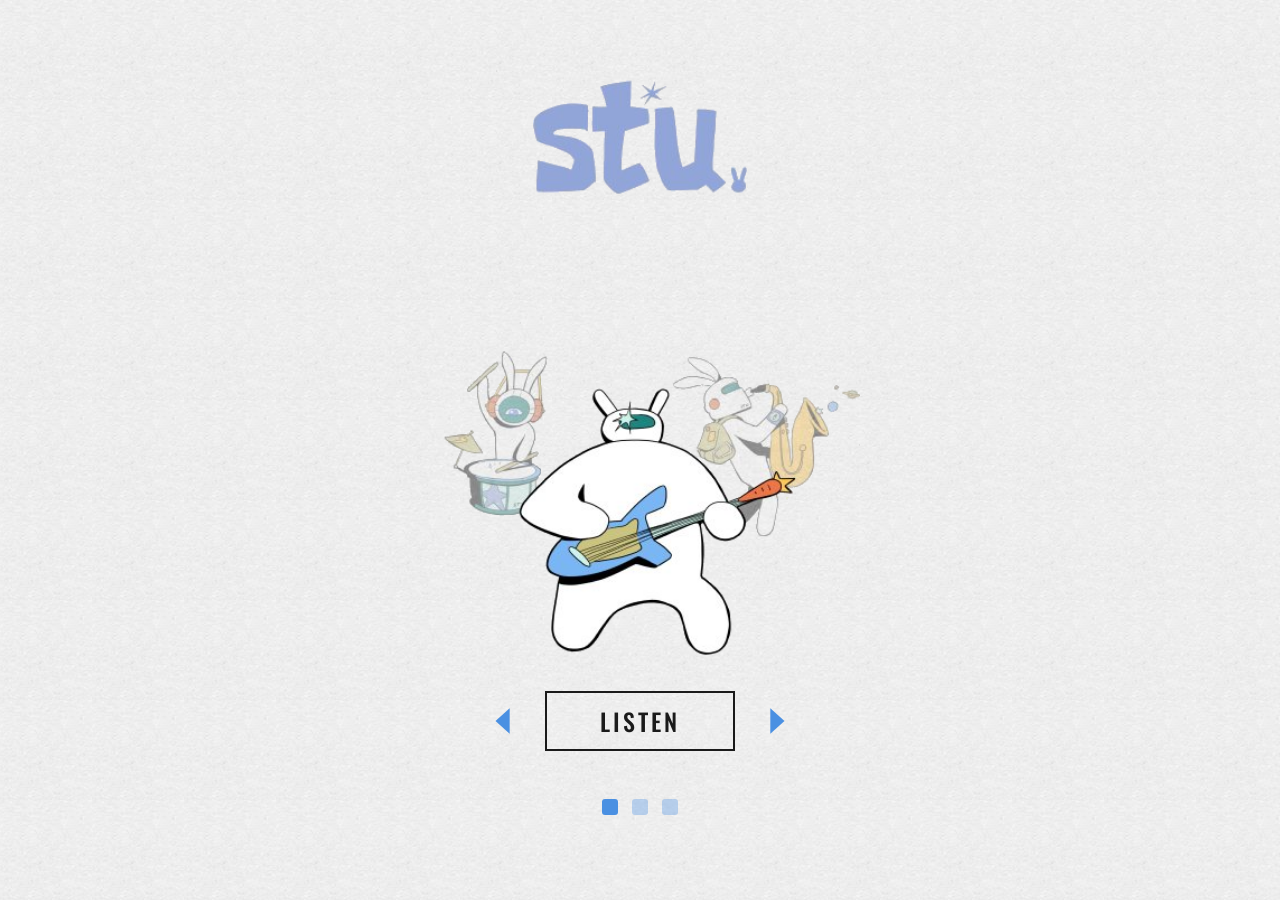
<file: index.html>
<!DOCTYPE html>
<html lang="en">
<head>
<meta charset="UTF-8">
<meta name="viewport" content="width=device-width, initial-scale=1.0">
<title>space travelers union</title>
<meta name="description" content="space travelers union — a creative-musician collective led by Ryan Wheless, based in Tucson, Arizona.">
<link rel="preconnect" href="https://fonts.googleapis.com">
<link rel="preconnect" href="https://fonts.gstatic.com" crossorigin>
<link href="https://fonts.googleapis.com/css2?family=Oswald:wght@300;400;500;600&display=swap" rel="stylesheet">
<style>
  :root{
    --paper:#ededed;
    --periwinkle:#97a6e6;
    --periwinkle-dark:#7d8ed8;
    --blue:#4a90e2;
    --ink:#1a1a1a;
  }
  *{box-sizing:border-box;-webkit-tap-highlight-color:transparent}
  html,body{margin:0;padding:0}
  body{
    background-color:var(--paper);
    background-image:url("paper.png");
    background-repeat:repeat;
    color:var(--ink);
    font-family:"Oswald",Arial,sans-serif;
    min-height:100vh;
    display:flex;justify-content:center;align-items:flex-start;
  }
  .stage{
    width:100%;max-width:440px;min-height:100vh;
    display:flex;flex-direction:column;position:relative;padding-bottom:28px;
  }
  .deck{position:relative;width:100%}
  .slide{display:none;width:100%;animation:fade .35s ease}
  .slide.active{display:block}
  .slide img.art{display:block;width:100%;height:auto;user-select:none;-webkit-user-drag:none}
  @keyframes fade{from{opacity:0}to{opacity:1}}

  .controls{display:flex;align-items:center;justify-content:center;gap:16px;margin-top:6px}
  .arrow{background:none;border:none;cursor:pointer;padding:8px;line-height:0;color:var(--blue)}
  .arrow svg{width:34px;height:34px;display:block}
  .arrow:active{transform:scale(.9)}

  /* boxed clickable label */
  .label{
    font-family:"Oswald",sans-serif;font-weight:500;
    font-size:24px;letter-spacing:3px;text-transform:uppercase;
    color:var(--ink);background:transparent;
    border:2px solid var(--ink);
    padding:10px 0;width:190px;text-align:center;cursor:pointer;
    transition:background .15s,color .15s;
  }
  .label:hover{background:var(--ink);color:var(--paper)}
  .label:active{transform:translateY(1px)}
  .label.hidden{display:none}

  .slide-action{display:flex;justify-content:center;margin-top:20px;min-height:0}

  /* periwinkle pill (Shows / Contact) */
  .pill{
    font-family:"Oswald",sans-serif;font-weight:500;letter-spacing:1.5px;
    text-transform:uppercase;font-size:15px;
    background:var(--periwinkle);color:#fff;
    border:none;border-radius:14px;padding:14px 32px;cursor:pointer;
    text-decoration:none;display:inline-block;
    box-shadow:0 2px 0 var(--periwinkle-dark);
  }
  .pill:active{transform:translateY(1px);box-shadow:0 1px 0 var(--periwinkle-dark)}

  .dots{display:flex;justify-content:center;gap:14px;margin-top:28px}
  .dot{width:16px;height:16px;border-radius:3px;border:none;cursor:pointer;
    background:var(--blue);opacity:.35;transition:opacity .2s}
  .dot.active{opacity:1}

  .overlay{position:fixed;inset:0;background:rgba(237,237,237,.6);
    display:none;align-items:center;justify-content:center;padding:22px;z-index:50}
  .overlay.open{display:flex}
  .modal{
    background:#fff;border:3px solid var(--periwinkle);border-radius:18px;
    width:100%;max-width:380px;max-height:84vh;overflow:auto;
    padding:24px 22px 26px;position:relative;
    box-shadow:0 8px 30px rgba(0,0,0,.12);
  }
  .modal .close{position:absolute;top:14px;right:16px;background:none;border:none;
    font-size:26px;cursor:pointer;color:var(--ink);font-family:Arial,sans-serif;line-height:1}
  .modal h2{font-family:"Oswald",sans-serif;font-weight:600;letter-spacing:3px;
    text-transform:uppercase;margin:4px 0 14px;font-size:22px}
  .modal .body{font-family:"Oswald",sans-serif;font-weight:300;
    font-size:15px;line-height:1.6;margin:14px 0 18px;color:#2a2a2a}
  .modal .body p{margin:0 0 12px}
  .modal .contact-line{margin:8px 0;font-size:14px;letter-spacing:1px}
  .modal .contact-line a{color:var(--blue);text-decoration:none}
  .modal .pill{width:100%;text-align:center;margin-top:6px}
  .embed-wrap{margin-top:6px}
</style>
</head>
<body>
  <main class="stage">
    <div class="deck">
      <section class="slide active" data-slide="listen">
        <img class="art" src="listen.png" alt="stu. band playing — Listen">
      </section>
      <section class="slide" data-slide="about">
        <img class="art" src="about.png" alt="stu. drummer — About">
      </section>
      <section class="slide" data-slide="shows">
        <img class="art" src="shows.png" alt="stu. saxophone player — Shows">
      </section>
    </div>

    <div class="controls">
      <button class="arrow" id="prev" aria-label="Previous">
        <svg viewBox="0 0 24 24" fill="currentColor"><path d="M16 3 6 12l10 9V3z"/></svg>
      </button>
      <button class="label" id="label">Listen</button>
      <button class="arrow" id="next" aria-label="Next">
        <svg viewBox="0 0 24 24" fill="currentColor"><path d="M8 3l10 9-10 9V3z"/></svg>
      </button>
    </div>

    <div class="slide-action" id="action"></div>
    <div class="dots" id="dots"></div>
  </main>

  <div class="overlay" id="overlay">
    <div class="modal" role="dialog" aria-modal="true">
      <button class="close" id="close" aria-label="Close">&times;</button>
      <div id="modal-content"></div>
    </div>
  </div>

<script>
  var BANDCAMP = '<iframe style="border:0;width:100%;height:120px;" src="https://bandcamp.com/EmbeddedPlayer/track=832428594/size=large/bgcol=ffffff/linkcol=4a90e2/tracklist=false/artwork=small/transparent=true/" seamless><a href="https://spacetravelersunion.bandcamp.com/track/for-what-its-worth-were-happy">For What It&#39;s Worth, We&#39;re Happy by space travelers union</a></iframe>';
  var EMAIL='ryan@wheless.com', PHONE='928-419-1384',
      SHOWS_LINK='https://www.instagram.com/spacetravelersunion/';

  var slides=[{key:'listen',label:'Listen'},{key:'about',label:'About'},{key:'shows',label:'Shows'}];
  var i=0;
  var deck=document.querySelectorAll('.slide');
  var labelEl=document.getElementById('label');
  var actionEl=document.getElementById('action');
  var dotsEl=document.getElementById('dots');
  var overlay=document.getElementById('overlay');
  var modalContent=document.getElementById('modal-content');

  slides.forEach(function(s,idx){
    var d=document.createElement('button');
    d.className='dot'+(idx===0?' active':'');
    d.setAttribute('aria-label',s.label);
    d.addEventListener('click',function(){go(idx)});
    dotsEl.appendChild(d);
  });
  var dots=dotsEl.querySelectorAll('.dot');

  function render(){
    deck.forEach(function(el,idx){el.classList.toggle('active',idx===i)});
    dots.forEach(function(el,idx){el.classList.toggle('active',idx===i)});
    labelEl.textContent=slides[i].label;
    actionEl.innerHTML='';
    if(slides[i].key==='shows'){
      labelEl.classList.add('hidden');           // drop redundant "Shows" box
      var a=document.createElement('a');
      a.className='pill'; a.href=SHOWS_LINK; a.target='_blank'; a.rel='noopener';
      a.textContent='all shows go here'; actionEl.appendChild(a);
    } else {
      labelEl.classList.remove('hidden');
    }
  }
  function go(n){i=(n+slides.length)%slides.length;render();}

  document.getElementById('prev').addEventListener('click',function(){go(i-1)});
  document.getElementById('next').addEventListener('click',function(){go(i+1)});
  labelEl.addEventListener('click',function(){
    var k=slides[i].key;
    if(k==='listen')openModal('Listen','<div class="embed-wrap">'+BANDCAMP+'</div>');
    else if(k==='about')openModal('About',aboutHTML());
  });

  function aboutHTML(){
    return '<div class="body">'
      +'<p>Space Travelers Union is a creative musician collective led by multi-instrumentalist and producer Ryan Wheless. Formed in the Arizona desert, the group developed through the meeting of composition, improvisation, and electronic signal. Its lineup shifts from project to project, drawing musicians from across the American Southwest, with the Century Room in Tucson serving as a central home for performances.</p>'
      +'<p>The project moves fluidly between composition and improvisation, often incorporating electronic textures alongside acoustic instruments. Performances emphasize collective interaction and allow the material to develop in real time, pushing the music into territory that cannot be fully captured in the studio.</p>'
      +'<p>Space Travelers Union has reached international audiences through airplay on BBC6, Radio France’s FIP, JazzFM, and Gilles Peterson’s WorldwideFM. The project has also received Bandcamp New and Notable recognition and placement on YouTube Music’s Jazz Hotlist.</p>'
      +'</div>'
      +'<div class="contact-line">✉ <a href="mailto:'+EMAIL+'">'+EMAIL+'</a></div>'
      +'<div class="contact-line">☎ <a href="tel:'+PHONE.replace(/[^0-9]/g,'')+'">'+PHONE+'</a></div>'
      +'<a class="pill" href="mailto:'+EMAIL+'">Contact us</a>';
  }
  function openModal(title,html){
    modalContent.innerHTML=(title?'<h2>'+title+'</h2>':'')+html;
    overlay.classList.add('open');
  }
  function closeModal(){overlay.classList.remove('open');modalContent.innerHTML='';}
  document.getElementById('close').addEventListener('click',closeModal);
  overlay.addEventListener('click',function(e){if(e.target===overlay)closeModal();});
  document.addEventListener('keydown',function(e){
    if(e.key==='Escape')closeModal();
    if(e.key==='ArrowLeft')go(i-1);
    if(e.key==='ArrowRight')go(i+1);
  });
  var sx=null,dk=document.querySelector('.deck');
  dk.addEventListener('touchstart',function(e){sx=e.touches[0].clientX},{passive:true});
  dk.addEventListener('touchend',function(e){
    if(sx===null)return;var dx=e.changedTouches[0].clientX-sx;
    if(dx>40)go(i-1);else if(dx<-40)go(i+1);sx=null;
  });
  render();
</script>
</body>
</html>
</file>
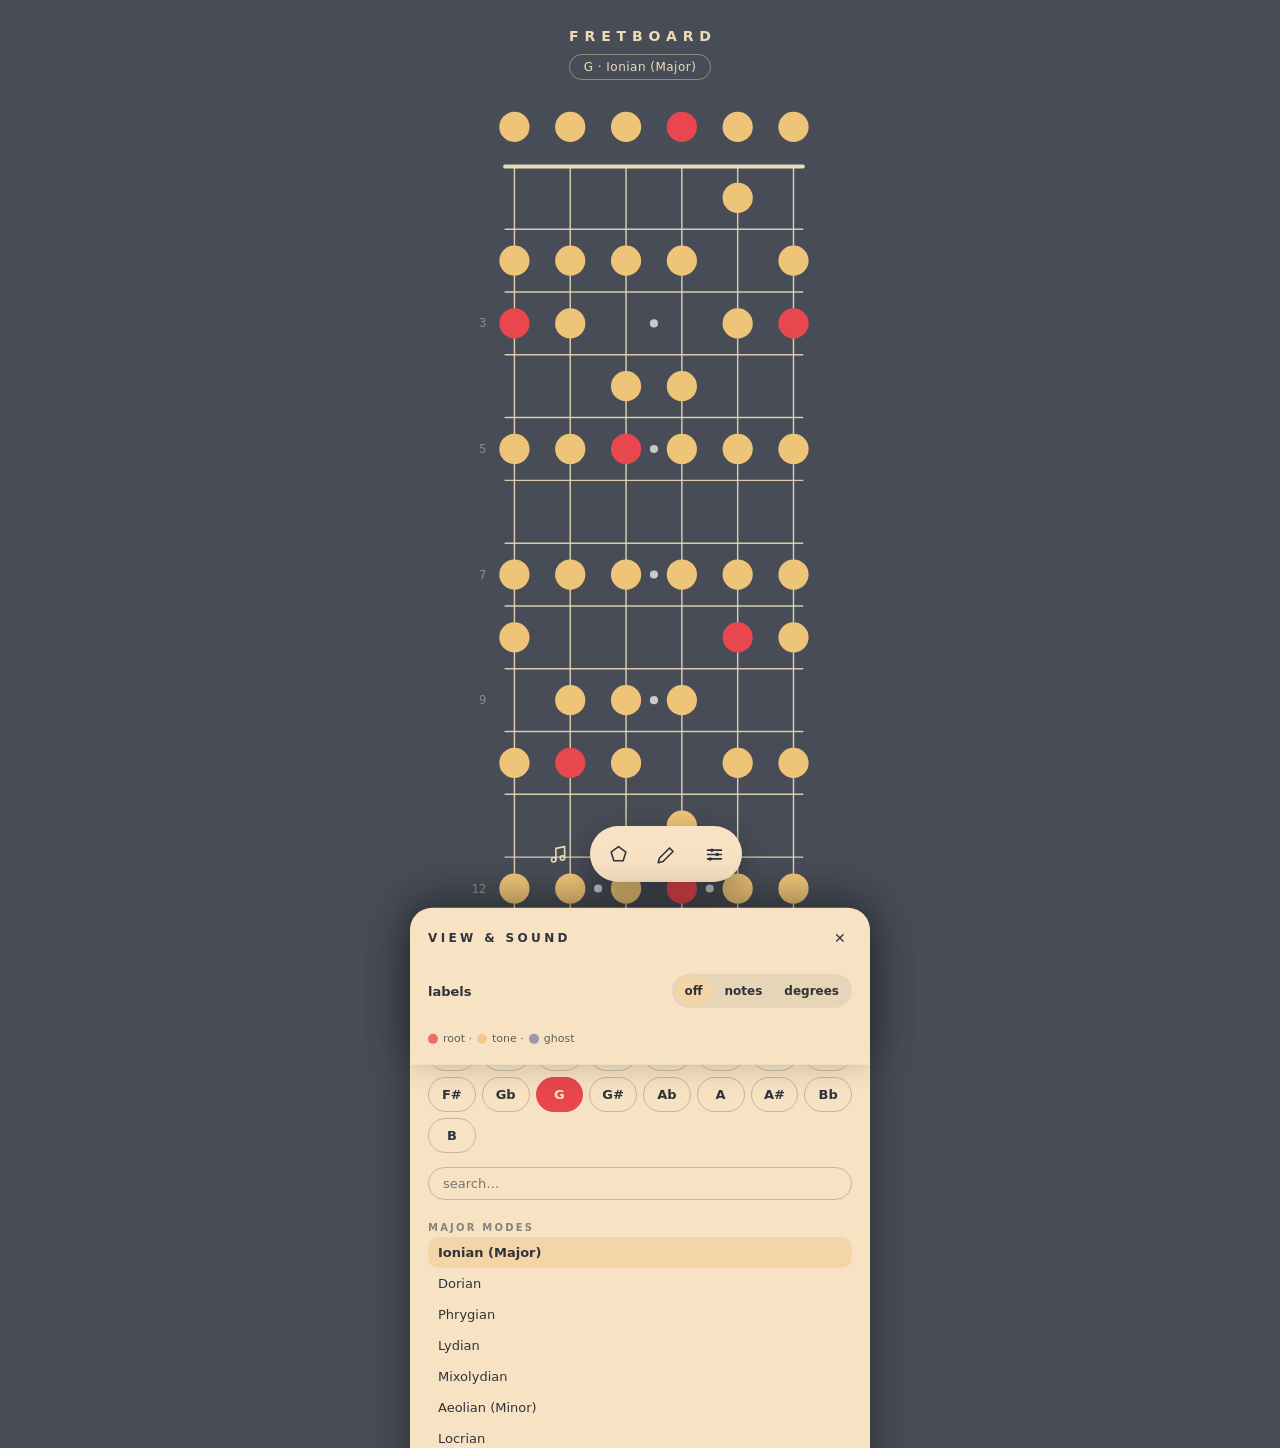
<file: fretboard/index.html>
<!DOCTYPE html>
<html lang="en">
<head>
  <meta charset="UTF-8" />
  <meta name="viewport" content="width=device-width, initial-scale=1.0, viewport-fit=cover" />
  <title>Fretboard</title>
  <link rel="icon" href="data:," />
  <link rel="stylesheet" href="styles.css" />
</head>
<body>

  <header class="top">
    <h1 class="wordmark">fretboard</h1>
    <button id="keyChip" class="key-chip" type="button" title="Change key &amp; material"></button>
  </header>

  <main class="board-wrap">
    <svg id="board" xmlns="http://www.w3.org/2000/svg"></svg>
  </main>

  <footer class="credit">design by Ryan Wheless</footer>

  <!-- The engine's native controls. Hidden: the sheets and toolbar below
       drive them, so view.js keeps reading state from the same elements. -->
  <div class="engine">
    <select id="root"></select>
    <select id="kind">
      <option value="scale">scales</option>
      <option value="arpeggio">arpeggios</option>
      <option value="chord">chords</option>
    </select>
    <select id="scale"></select>
    <select id="labels">
      <option value="none" selected>off</option>
      <option value="note">notes</option>
      <option value="degree">degrees</option>
    </select>
  </div>

  <div id="hud">
    <div id="cagedNav" class="pill">
      <button id="prevPos" type="button" title="Previous shape">&#8249;</button>
      <span id="posLabel"></span>
      <button id="nextPos" type="button" title="Next shape">&#8250;</button>
    </div>
    <div id="pathNav" class="pill">
      <span id="pathLabel"></span>
      <button id="playBtn" type="button" class="play-ic" title="Hear the run">
        <svg class="ic ic-play" viewBox="0 0 20 20"><path d="M6 4l10 6-10 6z" fill="currentColor"/></svg>
        <svg class="ic ic-stop" viewBox="0 0 20 20"><rect x="5" y="5" width="10" height="10" rx="1.5" fill="currentColor"/></svg>
      </button>
      <span class="bpm">
        <input id="bpm" type="range" min="40" max="200" step="5" value="80" title="Tempo" />
        <span id="bpmLabel">80</span>
      </span>
      <button id="clearPath" type="button" title="Clear the run">clear</button>
    </div>
  </div>

  <nav class="dock">
    <button id="keyBtn" class="tb solo" type="button" title="Key &amp; material">
      <svg class="ic" viewBox="0 0 24 24" fill="none" stroke="currentColor" stroke-width="1.8" stroke-linecap="round" stroke-linejoin="round">
        <path d="M9 18V5l10-2v13" /><circle cx="6.5" cy="18" r="2.5" /><circle cx="16.5" cy="16" r="2.5" />
      </svg>
    </button>
    <div class="toolbar">
      <button id="cagedBtn" class="tb" type="button" title="Positions">
        <svg class="ic" viewBox="0 0 24 24" fill="none" stroke="currentColor" stroke-width="1.8" stroke-linejoin="round">
          <path d="M12 3l8.5 6.2-3.2 10H6.7L3.5 9.2z" />
        </svg>
      </button>
      <button id="pathBtn" class="tb" type="button" title="Build a run">
        <svg class="ic" viewBox="0 0 24 24" fill="none" stroke="currentColor" stroke-width="1.8" stroke-linecap="round" stroke-linejoin="round">
          <path d="M15.5 4.5l4 4L8 20l-5.5 1.5L4 16z" />
        </svg>
      </button>
      <button id="viewBtn" class="tb" type="button" title="View &amp; sound">
        <svg class="ic" viewBox="0 0 24 24" fill="none" stroke="currentColor" stroke-width="1.8" stroke-linecap="round">
          <path d="M4 7h16M4 12h16M4 17h16" /><circle cx="9" cy="7" r="2" fill="currentColor" stroke="none"/><circle cx="15" cy="12" r="2" fill="currentColor" stroke="none"/><circle cx="7" cy="17" r="2" fill="currentColor" stroke="none"/>
        </svg>
      </button>
      <button id="strumBtn" class="tb chordonly play-ic" type="button" title="Strum this grip">
        <svg class="ic ic-play" viewBox="0 0 24 24"><path d="M8 5l11 7-11 7z" fill="currentColor"/></svg>
        <svg class="ic ic-stop" viewBox="0 0 24 24"><rect x="6" y="6" width="12" height="12" rx="2" fill="currentColor"/></svg>
      </button>
    </div>
  </nav>

  <div id="scrim"></div>

  <section class="sheet" id="sheetKey">
    <header><h2>key &amp; material</h2><button class="close" data-close type="button">&#10005;</button></header>
    <div class="seg" id="kindSeg"></div>
    <div class="chips" id="rootGrid"></div>
    <input id="matSearch" type="search" placeholder="search&hellip;" autocomplete="off" />
    <div class="mat-list" id="matList"></div>
  </section>

  <section class="sheet" id="sheetView">
    <header><h2>view &amp; sound</h2><button class="close" data-close type="button">&#10005;</button></header>
    <div class="row"><span>labels</span><div class="seg" id="labelSeg"></div></div>
    <div class="row chord-row" id="ghostField">
      <span>ghost tones</span><button id="ghostBtn" class="switch" type="button"></button>
    </div>
    <div class="row chord-row" id="openField">
      <span>open strings</span><button id="openBtn" class="switch" type="button"></button>
    </div>
    <div class="row chord-row" id="strumField">
      <span>strum spread</span>
      <span class="slide"><input id="spread" type="range" min="0" max="100" step="5" value="60" /><span id="spreadLabel"></span></span>
    </div>
    <p class="hint">
      <i class="sw" style="background:var(--root)"></i>root &middot;
      <i class="sw" style="background:var(--note)"></i>tone &middot;
      <i class="sw" style="background:var(--ghost)"></i>ghost
    </p>
  </section>

  <script type="module" src="view.js"></script>
  <script type="module" src="chrome.js"></script>
</body>
</html>
</file>
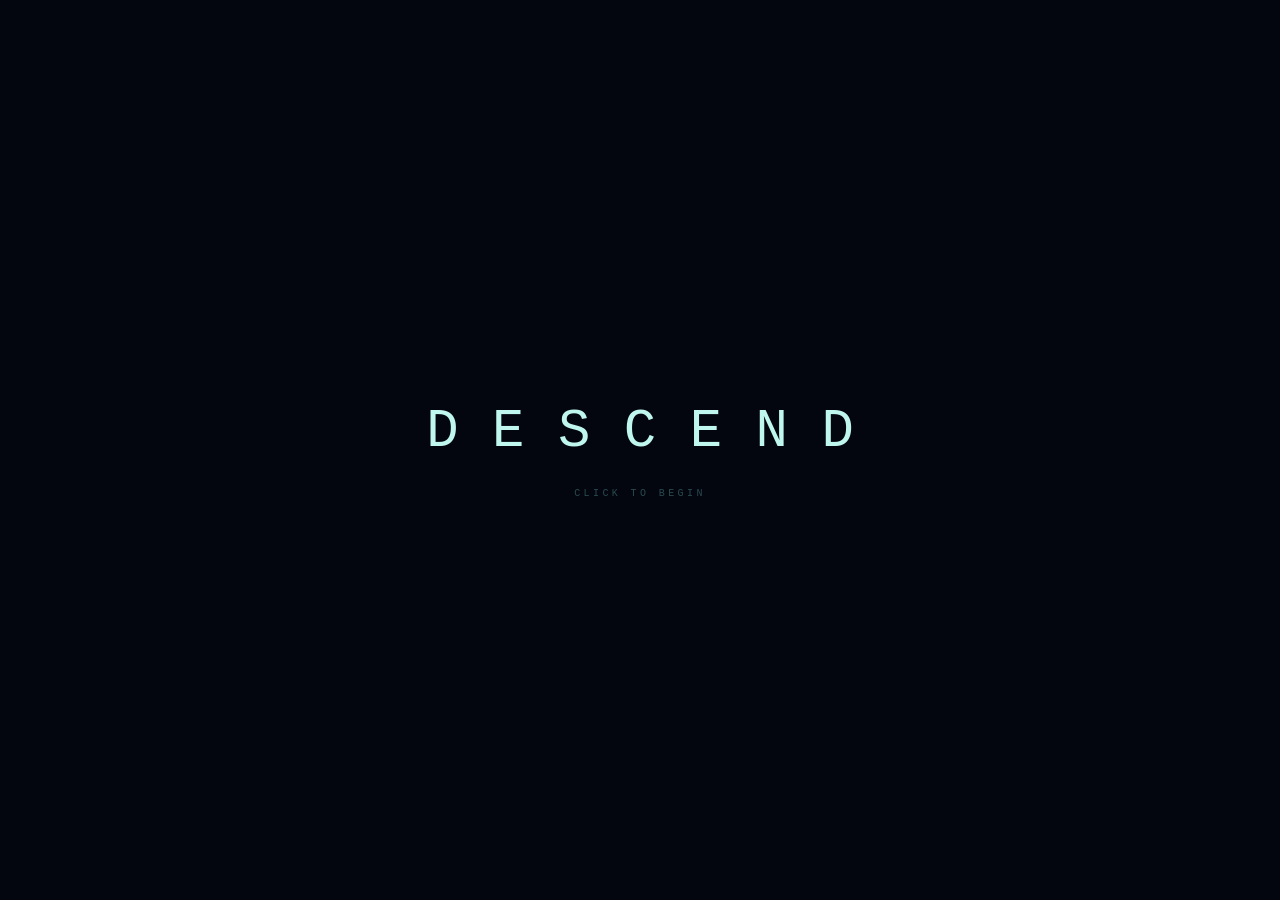
<file: abyssal.html>
<!doctype html>
<html lang="en">
<head>
<meta charset="utf-8">
<meta name="viewport" content="width=device-width,initial-scale=1,viewport-fit=cover">
<title>ABYSSAL</title>
<style>
  :root{
    --ink:#04060f;
    --ui:#7fe9dd;
    --ui-dim:rgba(127,233,221,.42);
  }
  *{box-sizing:border-box}
  html,body{height:100%}
  body{
    margin:0;background:var(--ink);color:var(--ui);overflow:hidden;
    font-family:ui-monospace,SFMono-Regular,Menlo,Consolas,"Liberation Mono",monospace;
    -webkit-font-smoothing:antialiased;
    touch-action:manipulation;
  }
  #stage{
    position:fixed;left:50%;top:50%;transform:translate(-50%,-50%);
    display:block;background:#000;
  }

  /* ——— overlay chrome ——— */
  #ui{position:fixed;inset:0;pointer-events:none;transition:opacity .5s ease}
  #ui.hidden{opacity:0}
  .corner{
    position:absolute;font-size:10px;letter-spacing:.22em;text-transform:uppercase;
    color:var(--ui-dim);text-shadow:0 0 12px rgba(95,245,230,.35);white-space:nowrap;
  }
  #phase{top:max(18px,env(safe-area-inset-top));left:max(20px,env(safe-area-inset-left));
    font-size:11px;letter-spacing:.42em;color:rgba(159,247,238,.78)}
  #phase b{font-weight:400;display:inline-block;min-width:74px}
  #phase i{font-style:normal;opacity:.45;margin-left:10px}
  #meta{bottom:max(18px,env(safe-area-inset-bottom));left:max(20px,env(safe-area-inset-left));line-height:1.9}
  #hint{bottom:max(18px,env(safe-area-inset-bottom));right:max(20px,env(safe-area-inset-right));text-align:right;line-height:1.9;opacity:.55}
  #rare{
    top:max(18px,env(safe-area-inset-top));right:max(20px,env(safe-area-inset-right));
    color:#ffd98a;text-shadow:0 0 18px rgba(255,217,138,.7);opacity:0;transition:opacity .6s ease;
  }
  #rare.on{opacity:.95;transition:opacity .12s ease}

  /* ——— entry ——— */
  #gate{
    position:fixed;inset:0;display:flex;align-items:center;justify-content:center;
    flex-direction:column;gap:26px;background:#04060f;z-index:9;cursor:pointer;
    transition:opacity 1.6s ease;
  }
  #gate.gone{opacity:0;pointer-events:none}
  #gate h1{
    margin:0;font-weight:300;font-size:clamp(26px,6.2vw,54px);letter-spacing:.62em;
    text-indent:.62em;color:#bff6ee;
    animation:breathe 5.2s ease-in-out infinite;
  }
  #gate p{margin:0;font-size:10px;letter-spacing:.34em;color:rgba(127,233,221,.3);text-transform:uppercase}
  @keyframes breathe{
    0%,100%{opacity:.4;text-shadow:0 0 26px rgba(95,245,230,.18)}
    50%    {opacity:1; text-shadow:0 0 60px rgba(95,245,230,.6),0 0 120px rgba(139,108,255,.28)}
  }

  /* ——— keymap ——— */
  #keys{
    position:fixed;inset:0;display:none;align-items:center;justify-content:center;z-index:8;
    background:rgba(4,6,15,.86);backdrop-filter:blur(6px);
  }
  #keys.on{display:flex}
  #keys table{border-collapse:collapse;font-size:11px;letter-spacing:.16em}
  #keys td{padding:7px 22px 7px 0;color:rgba(127,233,221,.62);text-transform:uppercase}
  #keys td:first-child{color:#ffd98a;text-align:right;padding-right:26px}
  @media (prefers-reduced-motion: reduce){
    #gate h1{animation-duration:9s}
  }
</style>
</head>
<body>
<canvas id="stage"></canvas>

<div id="gate">
  <h1>DESCEND</h1>
  <p>click to begin</p>
</div>

<div id="ui">
  <div class="corner" id="phase"><b>—</b><i></i></div>
  <div class="corner" id="rare">◈ RARE</div>
  <div class="corner" id="meta"></div>
  <div class="corner" id="hint">? keys</div>
</div>

<div id="keys">
  <table>
    <tr><td>space</td><td>pause / resume</td></tr>
    <tr><td>m</td><td>mute</td></tr>
    <tr><td>r</td><td>reseed</td></tr>
    <tr><td>1 – 4</td><td>jump to phase</td></tr>
    <tr><td>← →</td><td>tempo ∓ 4 bpm</td></tr>
    <tr><td>v</td><td>vertical 9:16</td></tr>
    <tr><td>f</td><td>fullscreen</td></tr>
    <tr><td>h</td><td>hide interface</td></tr>
    <tr><td>?</td><td>close</td></tr>
  </table>
</div>

<script>
"use strict";
/* ════════════════════════════════════════════════════════════════════════════
   ABYSSAL — a generative synth-arpeggio machine with a piano visualizer.
   One file. No dependencies. No network. No samples.
   ════════════════════════════════════════════════════════════════════════════ */

/* ——————————————————————————————————————————————————————————————————————————
   SEED + RNG          every random decision routes through here, so ?seed=
   reproduces a run exactly.
   —————————————————————————————————————————————————————————————————————————— */
function mulberry32(a){
  return function(){
    a |= 0; a = a + 0x6D2B79F5 | 0;
    let t = Math.imul(a ^ a >>> 15, 1 | a);
    t = t + Math.imul(t ^ t >>> 7, 61 | t) ^ t;
    return ((t ^ t >>> 14) >>> 0) / 4294967296;
  };
}
function seedFromString(s){
  let h = 2166136261 >>> 0;
  for (let i = 0; i < s.length; i++){ h ^= s.charCodeAt(i); h = Math.imul(h, 16777619); }
  return h >>> 0;
}
let SEED = (new URLSearchParams(location.search).get('seed') || '').trim();
if (!SEED) SEED = (Math.random() * 0xFFFFFF | 0).toString(36).toUpperCase().padStart(4,'0');
let rng = mulberry32(seedFromString(SEED));

const rnd   = () => rng();
const rr    = (a,b) => a + rng() * (b - a);
const ri    = (a,b) => Math.floor(a + rng() * (b - a + 1));
const pick  = arr => arr[Math.floor(rng() * arr.length)];
const chance= p => rng() < p;
/** weighted pick from {key: weight} — returns key as a number */
function wpick(table){
  let total = 0; for (const k in table) total += table[k];
  let r = rng() * total;
  for (const k in table){ r -= table[k]; if (r <= 0) return +k; }
  return +Object.keys(table)[0];
}
const clamp = (v,a,b) => v < a ? a : v > b ? b : v;
const lerp  = (a,b,t) => a + (b - a) * t;
const easeOutCubic = t => 1 - Math.pow(1 - t, 3);
const easeInOutSine = t => -(Math.cos(Math.PI * t) - 1) / 2;
const TAU = Math.PI * 2;

/* ——————————————————————————————————————————————————————————————————————————
   THEORY
   Modes are pitch-class sets. Everything downstream thinks in *scale steps*,
   never semitones, so a modulation costs one table swap and nothing else.
   —————————————————————————————————————————————————————————————————————————— */
const MODES = {
  dorian:      [0,2,3,5,7,9,10],   // home. the raised 6th is the whole point.
  aeolian:     [0,2,3,5,7,8,10],   // darker
  phrygianDom: [0,1,4,5,7,8,10],   // ritual / occult
  lydian:      [0,2,4,6,7,9,11]    // the lift
};

/** pitch of a scale step, where step may be any integer (negative or > 7) */
function scalePitch(tonic, mode, step){
  const s = MODES[mode];
  const oct = Math.floor(step / 7);
  const idx = ((step % 7) + 7) % 7;
  return tonic + 12 * oct + s[idx];
}

/* Voicings are scale-step offsets from the chord root.
   0=root 1=2nd 2=3rd 3=4th 4=5th 5=6th 6=7th 7=8ve 8=9th 9=10th 10=11th 11=12th
   Note what is absent: nothing here is a plain triad. */
const VOICINGS = {
  m11:      [0,4,6,8,10],      // root 5 7 9 11
  add9:     [0,2,4,8],
  sus2:     [0,1,4,8],
  sus4:     [0,3,4,7],
  maj7s11:  [0,2,4,6,10],      // the #11 arrives free in lydian
  m69:      [0,2,4,5,8],
  quartal:  [0,3,6,9],         // stacked 4ths
  quartal2: [0,3,6,8]
};
const VOICING_KEYS = Object.keys(VOICINGS);

/* Markov table over scale degrees (0 = tonic). Weighted toward the two moves
   this piece is built on: i → ♭VII → IV → i, and the plagal descent iv → i. */
const PROG = {
  0: {6:0.28, 4:0.19, 3:0.19, 5:0.14, 2:0.14, 1:0.06},
  1: {0:0.50, 3:0.30, 6:0.20},
  2: {3:0.50, 6:0.30, 0:0.20},
  3: {0:0.48, 4:0.27, 6:0.20, 1:0.05},
  4: {2:0.40, 0:0.38, 3:0.22},
  5: {0:0.40, 3:0.32, 6:0.28},
  6: {3:0.50, 0:0.30, 2:0.20}
};

/** Degrees that actually carry tension. ♭VII (6) is the warm one this piece leans
    on hardest — marking it tense turned the whole palette coral. The supertonic is
    always tense; the dominant only sometimes, so the colour stays an event. */
const TENSE_DEGREES = new Set([1, 4]);

/**
 * Voice leading. Hold common tones; move everything else by the smallest
 * available interval. This single function is the difference between
 * "beautiful" and "a list of correct notes".
 */
function voiceLead(prev, tones, lo, hi){
  if (!prev || !prev.length){
    return tones.map(t => {
      while (t < lo) t += 12;
      while (t > hi) t -= 12;
      return t;
    }).sort((a,b) => a - b);
  }
  const out = [];
  for (const tone of tones){
    let best = null, bestDist = Infinity;
    for (let o = -3; o <= 3; o++){
      const cand = tone + 12 * o;
      if (cand < lo || cand > hi) continue;
      let d = Infinity;
      for (const p of prev) d = Math.min(d, Math.abs(cand - p));
      // tiny penalty for doubling a pitch already in the voicing
      if (out.indexOf(cand) >= 0) d += 6;
      if (d < bestDist){ bestDist = d; best = cand; }
    }
    if (best === null){
      best = clamp(tone, lo, hi);
    }
    out.push(best);
  }
  // dedupe, keep sorted
  const uniq = [...new Set(out)].sort((a,b) => a - b);
  return uniq;
}

const mtof = m => 440 * Math.pow(2, (m - 69) / 12);
const pc   = m => ((m % 12) + 12) % 12;

/* ——————————————————————————————————————————————————————————————————————————
   AUDIO ENGINE
   voice ─┬─ dry ───────────────────────────┐
          ├─ delaySend → pingPong ──────────┤→ bus → saturate → pump → limiter → out
          └─ verbSend  → convolver ─────────┘
   —————————————————————————————————————————————————————————————————————————— */
const Audio = {
  ctx: null, ready: false,
  bus: null, master: null, pump: null,
  dSend: null, vSend: null,
  padOsc: [], padGain: null, padFilter: null
};

function buildAudio(){
  const ctx = Audio.ctx = new (window.AudioContext || window.webkitAudioContext)();
  // WebKit hands over the audio session only for something played during the
  // gesture itself, so claim it before spending any time on the graph.
  unlockAudioSession(ctx);
  if (ctx.state !== 'running') ctx.resume().catch(() => {});

  // —— master chain, built back to front ——
  const master = ctx.createGain();
  master.gain.value = 0.0;                       // faded in by the intro
  master.connect(ctx.destination);

  // limiter: brick-ish, so nothing ever clips no matter how dense it gets
  const limiter = ctx.createDynamicsCompressor();
  limiter.threshold.value = -6;
  limiter.knee.value      = 0;
  limiter.ratio.value     = 20;
  limiter.attack.value    = 0.002;
  limiter.release.value   = 0.18;
  limiter.connect(master);

  // sidechain pump — the thing that makes it sound produced rather than demoed
  const pump = ctx.createGain();
  pump.gain.value = 1;
  pump.connect(limiter);

  // gentle tanh saturation
  const sat = ctx.createWaveShaper();
  {
    const n = 2048, c = new Float32Array(n);
    for (let i = 0; i < n; i++){
      const x = (i / (n - 1)) * 2 - 1;
      c[i] = Math.tanh(x * 1.8) / Math.tanh(1.8);
    }
    sat.curve = c; sat.oversample = '2x';
  }
  sat.connect(pump);

  const bus = ctx.createGain();
  bus.gain.value = 0.9;
  bus.connect(sat);

  // —— ping-pong delay, dotted 8th, lowpassed feedback ——
  const dSend = ctx.createGain(); dSend.gain.value = 1;
  const dL = ctx.createDelay(2), dR = ctx.createDelay(2);
  const fb = ctx.createGain(); fb.gain.value = 0.38;
  const fbLP = ctx.createBiquadFilter(); fbLP.type = 'lowpass'; fbLP.frequency.value = 1850;
  const merge = ctx.createChannelMerger(2);
  const dWet = ctx.createGain(); dWet.gain.value = 0.30;
  dSend.connect(dL);
  dL.connect(dR); dR.connect(fbLP); fbLP.connect(fb); fb.connect(dL);   // cross-fed
  dL.connect(merge, 0, 0);
  dR.connect(merge, 0, 1);
  merge.connect(dWet); dWet.connect(bus);

  // —— procedural convolution reverb: filtered, exponentially decaying noise ——
  const vSend = ctx.createGain(); vSend.gain.value = 1;
  const conv  = ctx.createConvolver();
  conv.buffer = makeImpulse(ctx, 3.5, 2.6);
  const vWet  = ctx.createGain(); vWet.gain.value = 0.42;
  const vLP   = ctx.createBiquadFilter(); vLP.type = 'lowpass'; vLP.frequency.value = 3200;
  vSend.connect(vLP); vLP.connect(conv); conv.connect(vWet); vWet.connect(bus);

  // —— the trench drone: 3 detuned saws under a very slow filter LFO ——
  const padGain = ctx.createGain(); padGain.gain.value = 0.0;
  const padFilter = ctx.createBiquadFilter();
  padFilter.type = 'lowpass'; padFilter.frequency.value = 420; padFilter.Q.value = 4;
  padGain.connect(padFilter);
  padFilter.connect(bus);
  padFilter.connect(vSend);

  const lfo = ctx.createOscillator(); lfo.frequency.value = 0.07;
  const lfoAmt = ctx.createGain(); lfoAmt.gain.value = 260;
  lfo.connect(lfoAmt); lfoAmt.connect(padFilter.frequency); lfo.start();

  // each detuned saw gets its own place in the image — stacking them in the centre
  // is what makes a super-saw sound narrow
  const padOsc = [];
  [[-7, -0.68], [0, 0], [7, 0.68]].forEach((spec, i) => {
    const o = ctx.createOscillator();
    o.type = 'sawtooth';
    o.frequency.value = mtof(38);
    o.detune.value = spec[0];
    const g = ctx.createGain(); g.gain.value = i === 1 ? 0.30 : 0.24;
    o.connect(g);
    if (ctx.createStereoPanner){
      const pan = ctx.createStereoPanner(); pan.pan.value = spec[1];
      g.connect(pan); pan.connect(padGain);
    } else g.connect(padGain);
    o.start();
    padOsc.push(o);
  });

  Object.assign(Audio, {
    bus, master, pump, dSend, vSend, dWet, vWet, fb, limiter, dL, dR,
    padOsc, padGain, padFilter, ready: true
  });
}

/** dotted-8th ping-pong, retimed whenever the tempo changes */
function setDelayTime(bpm){
  if (!Audio.dL) return;
  const t = Audio.ctx.currentTime;
  const dotted = (60 / bpm) * 0.75;
  Audio.dL.delayTime.setTargetAtTime(dotted, t, 0.25);
  Audio.dR.delayTime.setTargetAtTime(dotted, t, 0.25);
}

/** Impulse response generated in code: decaying filtered noise, stereo-decorrelated. */
function makeImpulse(ctx, seconds, decay){
  const sr  = ctx.sampleRate;
  const len = Math.floor(sr * seconds);
  const buf = ctx.createBuffer(2, len, sr);
  for (let ch = 0; ch < 2; ch++){
    const d = buf.getChannelData(ch);
    let lp = 0;
    // a hair of pre-delay difference per channel is what opens the stereo image
    const pre = ch === 0 ? 0 : Math.floor(sr * 0.011);
    for (let i = 0; i < len; i++){
      const t = i / len;
      const env = Math.pow(1 - t, decay);
      const n = (rng() * 2 - 1) * env;
      lp += (n - lp) * 0.34;                        // one-pole lowpass, dark tail
      d[i + pre < len ? i + pre : i] = lp * (1 - t * 0.15);
    }
    // soften the very front so it blooms instead of cracks
    for (let i = 0; i < 400 && i < len; i++) d[i] *= i / 400;
  }
  return buf;
}

/** white noise tile reused by the Karplus-Strong excitation */
function noiseSeed(n){
  const a = new Float32Array(n);
  for (let i = 0; i < n; i++) a[i] = rng() * 2 - 1;
  return a;
}

/* ——— VOICE 1: 2-op FM electric piano. carrier sine, modulator at 14:1 with a
   fast-decaying index — bell attack, woody body. Plus a sine sub an octave down. */
function fmKeys(t, midi, vel, dur, bright){
  const ctx = Audio.ctx;
  const f = mtof(midi);
  const g = ctx.createGain();
  g.gain.setValueAtTime(0.0001, t);
  g.gain.exponentialRampToValueAtTime(Math.max(0.0002, vel * 0.30), t + 0.004);
  g.gain.exponentialRampToValueAtTime(Math.max(0.0002, vel * 0.11), t + 0.13);
  g.gain.exponentialRampToValueAtTime(0.0001, t + dur + 0.35);

  const car = ctx.createOscillator();
  car.type = 'sine'; car.frequency.value = f;

  const mod = ctx.createOscillator();
  mod.type = 'sine'; mod.frequency.value = f * 14;
  const mg = ctx.createGain();
  const idx = f * (1.60 + bright * 2.0) * (0.45 + vel * 0.75);
  mg.gain.setValueAtTime(idx, t);
  mg.gain.exponentialRampToValueAtTime(Math.max(1, idx * 0.02), t + 0.12);
  mod.connect(mg); mg.connect(car.frequency);

  const sub = ctx.createOscillator();
  sub.type = 'sine'; sub.frequency.value = f / 2;
  const sg = ctx.createGain(); sg.gain.value = 0.20;      // weight under each note
  sub.connect(sg); sg.connect(g);

  const tone = ctx.createBiquadFilter();
  tone.type = 'lowpass';
  tone.frequency.value = clamp(f * 7.5 + 1650, 1400, 9000);
  tone.Q.value = 0.4;

  car.connect(g); g.connect(tone);
  const pan = ctx.createStereoPanner ? ctx.createStereoPanner() : null;
  const out = pan || ctx.createGain();
  tone.connect(out);
  if (pan) pan.pan.value = clamp((midi - 70) / 24 + rr(-0.06, 0.06), -0.82, 0.82);

  out.connect(Audio.bus);
  const ds = ctx.createGain(); ds.gain.value = 0.42; out.connect(ds); ds.connect(Audio.dSend);
  const vs = ctx.createGain(); vs.gain.value = 0.50; out.connect(vs); vs.connect(Audio.vSend);

  const stop = t + dur + 0.5;
  car.start(t); mod.start(t); sub.start(t);
  car.stop(stop); mod.stop(stop); sub.stop(stop);
  car.onended = () => { try{ out.disconnect(); ds.disconnect(); vs.disconnect(); }catch(e){} };
}

/* ——— VOICE 2: Karplus-Strong pluck, rendered offline into a buffer.
   Doing the string in JS rather than as a feedback graph keeps it deterministic
   and costs nothing at these note densities. */
function ksPluck(t, midi, vel, dur, reverse){
  const ctx = Audio.ctx, sr = ctx.sampleRate;
  const f = mtof(midi);
  const N = Math.max(2, Math.round(sr / f));
  const len = Math.min(Math.floor(sr * (dur + 0.6)), Math.floor(sr * 1.8));
  const buf = ctx.createBuffer(1, len, sr);
  const d = buf.getChannelData(0);
  const line = noiseSeed(N);
  // soften the excitation so it reads as water, not as a snap
  for (let i = 1; i < N; i++) line[i] = line[i] * 0.5 + line[i-1] * 0.5;
  const damp = 0.5 - clamp((midi - 60) / 260, 0, 0.12);
  let idx = 0, prev = 0;
  for (let i = 0; i < len; i++){
    const cur = line[idx];
    const nx  = line[(idx + 1) % N];
    const avg = (cur * damp + nx * (1 - damp)) * 0.9965;
    line[idx] = avg;
    idx = (idx + 1) % N;
    prev = prev * 0.06 + cur * 0.94;
    d[i] = prev * Math.exp(-i / (sr * (0.35 + dur * 0.5)));
  }
  if (reverse){
    // a genuinely reversed string — swells in instead of decaying out
    for (let i = 0, j = len - 1; i < j; i++, j--){ const tmp = d[i]; d[i] = d[j]; d[j] = tmp; }
  }
  const src = ctx.createBufferSource(); src.buffer = buf;
  const g = ctx.createGain(); g.gain.value = vel * (reverse ? 0.34 : 0.26);
  const hp = ctx.createBiquadFilter(); hp.type = 'highpass'; hp.frequency.value = 240;
  const pan = ctx.createStereoPanner ? ctx.createStereoPanner() : null;
  const out = pan || ctx.createGain();
  if (pan) pan.pan.value = clamp((midi - 70) / 26 + rr(-0.18, 0.18), -0.85, 0.85);
  src.connect(g); g.connect(hp); hp.connect(out);
  out.connect(Audio.bus);
  const ds = ctx.createGain(); ds.gain.value = 0.6; out.connect(ds); ds.connect(Audio.dSend);
  const vs = ctx.createGain(); vs.gain.value = 0.7; out.connect(vs); vs.connect(Audio.vSend);
  src.start(t);
  src.onended = () => { try{ out.disconnect(); ds.disconnect(); vs.disconnect(); }catch(e){} };
}

/* ——— VOICE 3: sine sub bass, slow attack, sits under everything ——— */
function subBass(t, midi, vel, dur){
  const ctx = Audio.ctx;
  const o = ctx.createOscillator();
  o.type = 'sine'; o.frequency.setValueAtTime(mtof(midi), t);
  const g = ctx.createGain();
  g.gain.setValueAtTime(0.0001, t);
  g.gain.exponentialRampToValueAtTime(Math.max(0.0002, vel * 0.22), t + 0.08);
  g.gain.exponentialRampToValueAtTime(0.0001, t + dur);
  const lp = ctx.createBiquadFilter(); lp.type = 'lowpass'; lp.frequency.value = 175;
  o.connect(g); g.connect(lp); lp.connect(Audio.bus);
  const vs = ctx.createGain(); vs.gain.value = 0.12; lp.connect(vs); vs.connect(Audio.vSend);
  o.start(t); o.stop(t + dur + 0.1);
  o.onended = () => { try{ lp.disconnect(); vs.disconnect(); }catch(e){} };
}

/** retune the drone to a new chord root, with portamento */
function padTo(midi, t){
  const at = Clock.toAudio(t);
  if (!Audio.padOsc.length || at === null) return;
  t = at;
  const f = mtof(midi);
  Audio.padOsc.forEach(o => {
    o.frequency.cancelScheduledValues(t);
    o.frequency.setValueAtTime(o.frequency.value, t);
    o.frequency.exponentialRampToValueAtTime(f, t + 1.4);
  });
}

/** the pump: a dip on beats 1 and 3 with a 180ms recovery */
function schedulePump(t, depth){
  const at = Clock.toAudio(t);
  if (!Audio.ready || at === null) return;
  t = at;
  const g = Audio.pump.gain;
  g.cancelScheduledValues(t);
  g.setValueAtTime(1, t);
  g.linearRampToValueAtTime(1 - depth, t + 0.012);
  g.linearRampToValueAtTime(1, t + 0.19);
}

/* ——————————————————————————————————————————————————————————————————————————
   THE ARRANGER
   36 bars @ 96bpm = 90.0s, and the cycle returns to the same key, the same
   camera position and the same density — so one cycle of screen recording
   loops seamlessly.
   —————————————————————————————————————————————————————————————————————————— */
const PHASES = [
  { name:'DRIFT',   bars: 8,  mode:'dorian',  tonic:45, density:0.38, runP:0.00,
    counter:0.30, lo:50, hi:79, pad:0.052, delay:0.20, verb:0.50, bright:0.34, lvl:0.70 },
  { name:'BLOOM',   bars:10,  mode:'dorian',  tonic:45, density:0.86, runP:0.50,
    counter:0.70, lo:50, hi:83, pad:0.062, delay:0.34, verb:0.42, bright:0.56, lvl:1.00 },
  { name:'DESCENT', bars:10,  mode:'aeolian', tonic:45, density:0.62, runP:0.18,
    counter:0.50, lo:40, hi:74, pad:0.082, delay:0.30, verb:0.55, bright:0.26, lvl:0.82 },
  { name:'SURFACE', bars: 8,  mode:'lydian',  tonic:48, density:0.90, runP:0.80,
    counter:0.80, lo:52, hi:86, pad:0.055, delay:0.42, verb:0.48, bright:0.80, lvl:1.00 }
];
const CYCLE_BARS = PHASES.reduce((a,p) => a + p.bars, 0);   // 36
const PHASE_START = (() => { let a = 0; return PHASES.map(p => { const s = a; a += p.bars; return s; }); })();

const PATTERNS = ['up','down','upDown','downUp','outsideIn','pedal','walk'];

const M = {
  bpm: 96,
  swing: 0.56,
  step: 0,                 // global 16th counter
  nextTime: 0,
  degree: 0,
  voicing: [],
  pool: [],
  pattern: 'up',
  patIdx: 0,
  walkPos: 0,
  phaseIdx: 0,
  phase: PHASES[0],
  chordId: 0,
  curMode: 'dorian',
  tension: 0,
  descentDark: false,
  // one-shot state
  silenceUntil: -1,
  bigChordAt: -1,
  leviathanUntil: -1,
  cascade: null,
  lastRareBar: -99,
  nextSilBar: 6,
  started: false,
  muted: false,
  paused: false,
  audioError: null
};

/**
 * The piece runs on "piece time", not on the AudioContext.
 * The audio clock is authoritative whenever it is running — that's what keeps
 * light and sound on the same frame — but if audio never starts, or is blocked,
 * or dies, piece time falls back to the wall clock and the visuals carry on.
 * Previously everything read AudioContext.currentTime directly, so one failure
 * in the audio graph took the entire piece down with it.
 */
const Clock = {
  perf0: 0,
  audioOffset: null,            // ctx.currentTime - pieceTime, once audio is live
  begin(){ this.perf0 = performance.now(); this.audioOffset = null; },
  now(){
    return this.audioOffset !== null
      ? Audio.ctx.currentTime - this.audioOffset
      : (performance.now() - this.perf0) / 1000;
  },
  /** latch onto the audio clock without discontinuity in piece time */
  sync(){
    if (this.audioOffset === null && Audio.ready && Audio.ctx && Audio.ctx.state === 'running'){
      this.audioOffset = Audio.ctx.currentTime - (performance.now() - this.perf0) / 1000;
    }
  },
  /** Let go of the audio clock without a jump in piece time. Safari freezes
      currentTime while a context is 'interrupted'; staying latched to it would
      freeze the visuals too. */
  unsync(){
    if (this.audioOffset !== null){
      const t = this.now();
      this.audioOffset = null;
      this.perf0 = performance.now() - t * 1000;
    }
  },
  /** piece time → AudioContext time, or null when there is no audio to schedule */
  toAudio(t){ return this.audioOffset === null ? null : t + this.audioOffset; },
  /** drop a gap (a backgrounded tab on the fallback clock) instead of catching up */
  rebase(t){ if (this.audioOffset === null) this.perf0 = performance.now() - t * 1000; },
  get onAudio(){ return this.audioOffset !== null; }
};

const visualQueue = [];
const FX = { pulse: 0, bassShock: 0, whiteout: 0, constellation: 0, leviathanQ: 0, sigilQueue: null, silQueue: null };

function stepDur(){ return 60 / M.bpm / 4; }
function barOf(step){ return Math.floor(step / 16); }
function cyclePos(){                                  // 0..1 through the 90s arc
  const b = barOf(M.step) % CYCLE_BARS;
  return (b * 16 + (M.step % 16)) / (CYCLE_BARS * 16);
}

function phaseForBar(bar){
  const b = bar % CYCLE_BARS;
  for (let i = PHASES.length - 1; i >= 0; i--) if (b >= PHASE_START[i]) return i;
  return 0;
}

/** pick the next chord, then voice-lead into it */
function nextChord(){
  const barInCycle = barOf(M.step) % CYCLE_BARS;
  const atPhaseHead = PHASE_START.indexOf(barInCycle) >= 0;
  // every progression resolves home at a phase boundary — the loop has to land
  M.degree = atPhaseHead ? 0 : wpick(PROG[M.degree] || PROG[0]);

  const p = M.phase;
  const mode = (p.name === 'DESCENT' && M.descentDark) ? 'phrygianDom' : p.mode;
  let tmplKey;
  if (p.name === 'SURFACE')      tmplKey = chance(0.5) ? 'maj7s11' : (chance(0.5) ? 'add9' : 'm69');
  else if (p.name === 'DESCENT') tmplKey = chance(0.45) ? 'quartal' : (chance(0.5) ? 'm11' : 'sus4');
  else                           tmplKey = pick(VOICING_KEYS);

  const tmpl = VOICINGS[tmplKey];
  const tones = tmpl.map(o => scalePitch(p.tonic, mode, M.degree + o));
  M.curMode = mode;
  M.voicing = voiceLead(M.voicing, tones, p.lo, p.hi);
  M.tension = TENSE_DEGREES.has(M.degree) ? (M.degree === 1 || chance(0.45) ? 1 : 0) : 0;
  M.chordId++;

  // arp pool: the voicing, plus an octave up, clipped to the phase register
  const pool = [];
  for (const v of M.voicing){
    pool.push(v);
    if (v + 12 <= p.hi) pool.push(v + 12);
    if (v - 12 >= p.lo && chance(0.35)) pool.push(v - 12);
  }
  M.pool = [...new Set(pool)].sort((a,b) => a - b);
  M.patIdx = 0;
  M.walkPos = Math.floor(M.pool.length / 2);
  return { mode, root: scalePitch(p.tonic, mode, M.degree) };
}

/** the arpeggiator's note choice for a given position in the pattern */
function arpNote(){
  const n = M.pool.length;
  if (!n) return 60;
  let idx;
  switch (M.pattern){
    case 'up':    idx = M.patIdx % n; break;
    case 'down':  idx = n - 1 - (M.patIdx % n); break;
    case 'upDown': {
      const period = Math.max(1, n * 2 - 2);
      const k = M.patIdx % period;
      idx = k < n ? k : period - k;
      break;
    }
    case 'downUp': {
      const period = Math.max(1, n * 2 - 2);
      const k = M.patIdx % period;
      idx = k < n ? n - 1 - k : k - n + 1;
      break;
    }
    case 'outsideIn': {
      const k = M.patIdx % n;
      idx = k % 2 === 0 ? Math.floor(k / 2) : n - 1 - Math.floor(k / 2);
      break;
    }
    case 'pedal':
      // top note held as a pedal while the lower voices move beneath it
      idx = (M.patIdx % 2 === 1) ? n - 1 : (Math.floor(M.patIdx / 2) % Math.max(1, n - 1));
      break;
    case 'walk':
    default: {
      // random walk with gravity back toward the centre of the register
      const centre = (n - 1) / 2;
      const drift = (centre - M.walkPos) * 0.28;
      M.walkPos = clamp(Math.round(M.walkPos + drift + (rng() < 0.5 ? -1 : 1) * ri(1, 2)), 0, n - 1);
      idx = M.walkPos;
      break;
    }
  }
  M.patIdx++;
  return M.pool[clamp(idx, 0, n - 1)];
}

/** every sound in the piece goes through here, and so does every photon */
function emit(time, midi, vel, dur, voice){
  if (M.muted) vel = 0;
  const ev = { time, midi, vel, dur, voice, tension: M.tension, chordId: M.chordId, phase: M.phaseIdx };
  const at = Clock.toAudio(time);
  if (vel > 0.002 && at !== null){
    try {
      switch (voice){
        case 'keys':   fmKeys(at, midi, vel, dur, M.phase.bright); break;
        case 'pluck':  ksPluck(at, midi, vel, dur, false); break;
        case 'rpluck': ksPluck(at, midi, vel, dur, true); break;
        case 'sub':    subBass(at, midi, vel, dur); break;
      }
    } catch (e) { noteAudioFailure(e); }
  }
  // The queue MUST stay time-ordered: runs, hook cells and cascades emit notes
  // ahead of the step cursor, so a naive push puts a far-future event at the head
  // and blocks every nearer note behind it. Nearly-sorted, so this is O(1) in practice.
  let i = visualQueue.length;
  while (i > 0 && visualQueue[i-1].time > time) i--;
  visualQueue.splice(i, 0, ev);
}

/* ——— rare events: the reason somebody watches for three minutes ——— */
function maybeRare(bar, time){
  if (bar - M.lastRareBar < 12) return;                 // ≈30s floor
  if (!chance(0.22)) return;
  M.lastRareBar = bar;
  const kind = pick(['leviathan','cascade','constellation','whiteout']);
  showRare(kind);

  if (kind === 'leviathan'){
    M.leviathanUntil = M.step + 16 * 4;
    FX.leviathanQ = 1;
  } else if (kind === 'cascade'){
    const fib = [1,1,2,3,5,8,13,21];
    const note = M.pool.length ? M.pool[Math.floor(M.pool.length * 0.7)] : 72;
    let acc = 0;
    for (let i = 0; i < fib.length; i++){
      acc += fib[i];
      emit(time + acc * stepDur(), note + (i % 2 ? 12 : 0), 0.55 * Math.pow(0.82, i), 0.5, 'pluck');
    }
  } else if (kind === 'constellation'){
    FX.constellation = 1;
    M.voicing.forEach((v, i) => emit(time + i * 0.09, v + 24, 0.10, 2.4, 'pluck'));
  } else if (kind === 'whiteout'){
    M.silenceUntil = M.step + 8;                        // two beats of nothing
    M.bigChordAt   = M.step + 8;
  }
}

/* ——— the step scheduler ——— */
function scheduleStep(){
  const t    = M.nextTime + ((M.step % 2) ? (M.swing - 0.5) * 2 * stepDur() : 0);
  const s16  = M.step % 16;
  const bar  = barOf(M.step);
  const sd   = stepDur();

  // —— bar boundary ——
  if (s16 === 0){
    const pi = phaseForBar(bar);
    if (pi !== M.phaseIdx){
      M.phaseIdx = pi;
      M.phase = PHASES[pi];
      if (pi === 2) M.descentDark = chance(0.5);
      applyPhaseMix(t);
    }
    if (bar % 2 === 0 || chance(0.25)){
      const c = nextChord();
      padTo(c.root - 12, t);
      FX.sigilQueue = { n: Math.max(3, M.voicing.length), tension: M.tension, at: t };
      emit(t, c.root - 12, 0.55 + rng() * 0.2, sd * 16 * (chance(0.4) ? 2 : 1), 'sub');
    }
    if (M.step === 0){
      // a soft roll up the first voicing, so the very first second has something in it
      M.voicing.forEach((v, i) => emit(t + i * 0.055, v, 0.74 - i * 0.045, sd * 9, 'keys'));
      if (M.pool.length) emit(t + 0.30, M.pool[M.pool.length - 1] + 12, 0.42, sd * 10, 'pluck');
    }
    if (bar % 2 === 0) M.pattern = pick(PATTERNS);
    if (bar >= M.nextSilBar){                  // something passes every 40-90s
      M.nextSilBar = bar + ri(16, 36);
      FX.silQueue = 'leviathan';
    }
    maybeRare(bar, t);
  }

  // —— pump on beats 1 and 3 ——
  if (s16 === 0 || s16 === 8) schedulePump(t, M.phaseIdx === 2 ? 0.13 : 0.18);

  const inSilence  = M.step < M.silenceUntil;
  const leviathan  = M.step < M.leviathanUntil;

  // —— the fortissimo chord after the whiteout ——
  if (M.step === M.bigChordAt){
    M.bigChordAt = -1;
    FX.whiteout = 1;
    M.voicing.forEach((v, i) => emit(t + i * 0.012, v, 0.95, 2.6, 'keys'));
    emit(t, M.voicing[0] - 24, 1.0, 3.0, 'sub');
  }
  if (inSilence){ advance(); return; }

  // —— rests: a full beat of silence before roughly every 4th phrase ——
  const phraseIdx = Math.floor(bar / 4);
  const restBeat = (phraseIdx % 4 === 3) && (bar % 4 === 3) && s16 >= 12;
  if (restBeat){ advance(); return; }

  const p = M.phase;

  // —— the hook cell: minor 3rd up, then perfect 4th up. the signature. ——
  if (s16 === 0 && bar % 4 === 0 && chance(0.55) && M.pool.length){
    const base = M.pool[clamp(Math.floor(M.pool.length * rr(0.25, 0.6)), 0, M.pool.length - 1)];
    [[0, 0.92], [3, 0.80], [8, 1.0]].forEach((pair, i) => {
      emit(t + i * sd * 2, base + pair[0], pair[1] * rr(0.72, 0.88), sd * 3.2, 'keys');
    });
    M.patIdx += 3;
    advance(); return;
  }

  // —— the opening leap: a perfect 5th or a major 9th up at the top of a phrase.
  //     open intervals at phrase starts are what make a line sound hopeful. ——
  if (s16 === 0 && bar % 4 === 0 && M.pool.length && chance(0.5)){
    const base = M.pool[clamp(Math.floor(M.pool.length * rr(0.05, 0.40)), 0, M.pool.length - 1)];
    const leap = chance(0.55) ? 7 : 14;
    emit(t, base, rr(0.60, 0.76), sd * 2.6, 'keys');
    emit(t + sd * 2, base + leap, rr(0.80, 0.95), sd * 3.6, 'keys');
    M.patIdx += 2;
    advance(); return;
  }

  // —— 4–3 suspension landing on the downbeat. the oldest trick there is. ——
  if (s16 === 14 && bar % 2 === 0 && chance(0.5) && M.voicing.length){
    const four  = scalePitch(p.tonic, M.curMode, M.degree + 3);
    const three = scalePitch(p.tonic, M.curMode, M.degree + 2);
    const centre = M.voicing[Math.floor(M.voicing.length / 2)];
    let f4 = four;
    while (f4 < centre - 6) f4 += 12;
    while (f4 > centre + 6) f4 -= 12;
    emit(t, f4, rr(0.55, 0.68), sd * 2.4, 'keys');
    emit(t + sd * 2, f4 - (four - three), rr(0.78, 0.92), sd * 5, 'keys');
    M.patIdx++;
    advance(); return;
  }

  // —— the tritone, expanding outward a semitone on each side into a 6th.
  //     reserved for the tension chords, which is where the release is earned. ——
  if (s16 === 8 && M.tension && chance(0.5) && M.voicing.length >= 2){
    const centre = M.voicing[Math.floor(M.voicing.length / 2)];
    const lo = centre - 3, hi = lo + 6;
    emit(t, lo, rr(0.52, 0.64), sd * 2, 'keys');
    emit(t + 0.006, hi, rr(0.54, 0.66), sd * 2, 'keys');
    emit(t + sd * 2, lo - 1, rr(0.74, 0.88), sd * 5, 'keys');
    emit(t + sd * 2 + 0.006, hi + 1, rr(0.76, 0.90), sd * 5, 'keys');
    M.patIdx += 2;
    advance(); return;
  }

  // —— 32nd-note run: two octaves up, landing on a chord tone ——
  if (s16 === 12 && chance(p.runP * 0.35) && M.pool.length > 2){
    const count = ri(6, 11);
    const start = M.pool[0];
    for (let i = 0; i < count; i++){
      const frac = i / (count - 1);
      const target = start + Math.round(frac * 24);
      // snap every note of the run to the chord
      let best = M.pool[0], bd = 99;
      for (const c of M.pool.concat(M.pool.map(x => x + 12))){
        const d = Math.abs(c - target);
        if (d < bd){ bd = d; best = c; }
      }
      emit(t + i * sd * 0.5, best, rr(0.42, 0.62) + frac * 0.3, sd * 1.4, 'keys');
    }
    advance(); return;
  }

  // —— the arpeggio itself ——
  const onBeat   = s16 % 4 === 0;
  const offEighth= s16 % 2 === 0;
  let prob = p.density * (onBeat ? 1.25 : offEighth ? 1.0 : 0.62);
  if (leviathan) prob *= 0.8;
  if (chance(prob)){
    const pos = s16 / 16;
    const contour = 0.70 + 0.34 * Math.sin(pos * Math.PI * 0.92);   // crescendo into beat 3
    const vel = clamp(contour * rr(0.85, 1.15) * (onBeat ? 1.08 : 0.92), 0.08, 1);
    const jitter = rr(-0.008, 0.008);                                // ±8 ms of human
    const midi = arpNote();
    emit(t + jitter, midi, vel * 0.9, sd * rr(1.6, 3.4), leviathan ? 'rpluck' : 'keys');
    // octave-displaced echo: same pitch class, jumped an octave. pure ear candy.
    if (chance(0.10) && midi + 12 <= p.hi) emit(t + jitter + sd * 0.5, midi + 12, vel * 0.4, sd * 2, 'pluck');
  }

  // —— counter-melody: sparse, high, doubled a 5th below ——
  if (s16 % 8 === 0 && chance(p.counter) && M.voicing.length){
    const top = M.voicing[M.voicing.length - 1] + (chance(0.5) ? 12 : 7);
    emit(t + rr(0, 0.02), Math.min(top, p.hi + 6), rr(0.4, 0.6), sd * 6, 'pluck');
    if (chance(0.6)) emit(t + 0.02, Math.min(top, p.hi + 6) - 7, 0.22, sd * 5, 'pluck');
  }

  advance();
}

function advance(){
  M.nextTime += stepDur();
  M.step++;
}

/** phase changes move the mix, not just the notes */
function applyPhaseMix(t){
  const at = Clock.toAudio(t);
  if (!Audio.ready || at === null) return;
  t = at;
  const p = M.phase;
  const k = 0.9;
  Audio.bus.gain.setTargetAtTime(0.9 * p.lvl, t, k);
  Audio.padGain.gain.setTargetAtTime(p.pad, t, k);
  Audio.dWet.gain.setTargetAtTime(p.delay, t, k);
  Audio.vWet.gain.setTargetAtTime(p.verb, t, k);
  Audio.padFilter.frequency.setTargetAtTime(240 + p.bright * 720, t, k);
  Audio.fb.gain.setTargetAtTime(0.30 + p.delay * 0.28, t, k);
}

let schedTimer = null;
function schedulerTick(){
  if (!M.started || M.paused) return;
  try { tickBody(); } catch (e) { noteAudioFailure(e); }
}
function tickBody(){
  const st = Audio.ctx ? Audio.ctx.state : null;
  if (st === 'running') Clock.sync();
  else if (st && !M.paused && !document.hidden){
    Clock.unsync();
    // not every browser fires statechange reliably, so notice it here too
    if (st === SAFARI_INTERRUPTED) noteAudioFailure(new Error(SAFARI_INTERRUPTED));
  }
  // a backgrounded tab on the wall clock opens a gap; skip it rather than
  // scheduling several thousand steps at once
  if (Clock.now() - M.nextTime > 1) Clock.rebase(M.nextTime - 0.05);
  const ahead = Clock.now() + 0.1;
  let guard = 0;
  while (M.nextTime < ahead && guard++ < 80) scheduleStep();
}

/* ——————————————————————————————————————————————————————————————————————————
   VISUALS — a raymarched gorge, and a river that remembers the music.

   There is no keyboard. Every note is a light dropped into the water just in
   front of the camera; the current carries it downstream, so the last half
   minute of playing is always on screen as a glowing wake receding to the
   horizon. Pitch sets which side of the channel it lands on, velocity its
   brightness.

   Two hues and almost nothing between them, taken from the reference: ember
   (15°-30°) in the sky and on anything facing up, electric blue (210°-240°) in
   the water and on anything facing down. Roughly 60% of the frame stays under
   40/255 — the darkness is what makes the light read.
   —————————————————————————————————————————————————————————————————————————— */
const cvs = document.getElementById('stage');
let gl = null, GLFAIL = null;

const REDUCED = window.matchMedia && window.matchMedia('(prefers-reduced-motion: reduce)').matches;
let DPR = 1, ASPECT = 'tall', LOW = false;
const stage = { w: 0, h: 0 };
let lastGradKey = '';                      // kept so the aspect toggle stays a one-liner

/* ——— the river's memory: a circular buffer over distance downstream ——— */
const RIVER_COLS = 256;                    // z resolution
const RIVER_ROWS = 48;                     // across the channel
const RIVER_LEN  = 132.0;                  // world units the buffer spans
const TRANSIT    = 26.0;                   // seconds from the camera to the horizon
const HALF_W     = 2.15;                   // half the channel width, world units
const NL         = 24;                     // near notes promoted to real point lights

const riverCols = [];
for (let i = 0; i < RIVER_COLS; i++) riverCols.push(new Uint8Array(RIVER_ROWS * 4));
let riverHead = 0, riverLastCol = -1, riverDirty = -1;

/* live notes, newest first — these become the point lights */
const live = [];
const lightPos = new Float32Array(NL * 3);
const lightCol = new Float32Array(NL * 4);

const FXV = { ember: 0, flash: 0, sigil: 0, sigilSeed: 0, leviathan: -1, bass: 0, shake: 0 };

/* ——————————————————————————————————————————————————————————————————————————
   SHADERS
   —————————————————————————————————————————————————————————————————————————— */
const VERT = `
attribute vec2 aPos;
varying vec2 vUv;
void main(){ vUv = aPos * 0.5 + 0.5; gl_Position = vec4(aPos, 0.0, 1.0); }`;

const SCENE_FRAG = `
precision highp float;
varying vec2 vUv;
uniform vec2  uRes;
uniform float uTime;
uniform float uEmber;        // warm sky swell, 0..1
uniform float uCool;         // how blue the water reads, 0..1
uniform float uRiverHead;
uniform float uLeviathan;    // <0 idle, else 0..1 across the frame
uniform float uSigil;        // rune flare in the sky
uniform float uSigilSeed;
uniform float uBass;
uniform vec3  uCamOff;
uniform sampler2D uRiver;
uniform vec3  uLightPos[${NL}];
uniform vec4  uLightCol[${NL}];

const float RIVER_LEN = ${RIVER_LEN.toFixed(1)};
const float HALF_W    = ${HALF_W.toFixed(2)};
const float BRIDGE_Z  = 62.0;

float hash21(vec2 p){ p = fract(p * vec2(123.34, 456.21)); p += dot(p, p + 45.32); return fract(p.x * p.y); }
float noise2(vec2 p){
  vec2 i = floor(p), f = fract(p); f = f * f * (3.0 - 2.0 * f);
  return mix(mix(hash21(i), hash21(i + vec2(1,0)), f.x),
             mix(hash21(i + vec2(0,1)), hash21(i + vec2(1,1)), f.x), f.y);
}
float fbm(vec2 p){ float v = 0.0, a = 0.5; for (int i = 0; i < 4; i++){ v += a * noise2(p); p *= 2.03; a *= 0.5; } return v; }

float sdBox(vec3 p, vec3 b){ vec3 q = abs(p) - b; return length(max(q, 0.0)) + min(max(q.x, max(q.y, q.z)), 0.0); }

/* The gorge: walls stand where |x| exceeds a profile that drifts with z and
   opens out with height. Returns distance to rock for a point in open air. */
float wallX(float z, float y){
  // narrow at the water, opening out above — the walls have to reach into the
  // frame or the whole thing reads as an open plain
  float base = 2.55 + 0.75 * sin(z * 0.045) + 0.42 * sin(z * 0.113 + 2.1);
  base += max(y, 0.0) * 0.92;
  base += 0.85 * fbm(vec2(z * 0.055, max(y, 0.0) * 0.11));
  return base;
}
float mapBridge(vec3 p){
  vec3 q = vec3(p.x, p.y - 3.4, p.z - BRIDGE_Z);
  float deck = sdBox(q, vec3(9.0, 0.62, 0.95));
  float hole = length(vec2(q.x, q.y + 0.62)) - 2.15;
  return max(deck, -hole);
}
float map(vec3 p){ return min(wallX(p.z, p.y) - abs(p.x), mapBridge(p)); }
vec3 mapNormal(vec3 p){
  vec2 e = vec2(0.035, 0.0);
  return normalize(vec3(map(p + e.xyy) - map(p - e.xyy),
                        map(p + e.yxy) - map(p - e.yxy),
                        map(p + e.yyx) - map(p - e.yyx)));
}

/* what the water is carrying at this point */
vec3 riverAt(float z, float x){
  float zi = z / RIVER_LEN;
  if (zi < 0.0 || zi > 1.0) return vec3(0.0);
  float u = fract(uRiverHead - zi);
  float v = clamp(x / (2.0 * HALF_W) + 0.5, 0.0, 1.0);
  vec3 c = texture2D(uRiver, vec2(u, v)).rgb;
  // Fade in just off the camera — the nearest few metres belong to the point
  // lights, which are sharp. Then decay with age so the wake recedes.
  float near = smoothstep(0.0, 0.10, zi);
  return c * c * 3.4 * near * exp(-zi * 1.9);
}

/* the ember sky: dense stars, orange cloud, and a rune when a chord turns */
vec3 sky(vec3 rd){
  vec3 col = vec3(0.004, 0.006, 0.016);
  vec2 sd = rd.xy / max(rd.z, 0.25);
  float up = clamp(rd.y * 2.4 + 0.06, 0.0, 1.0);

  float cloud = fbm(sd * 2.6 + vec2(uTime * 0.006, 0.0));
  cloud = pow(clamp(cloud * 1.9 - 0.70, 0.0, 1.0), 1.9);
  float hot = pow(clamp(fbm(sd * 5.6 - vec2(uTime * 0.011, 0.0)) * 2.1 - 1.02, 0.0, 1.0), 2.0);
  vec3 ember = vec3(1.0, 0.36, 0.07) * cloud * (0.50 + uEmber * 2.8)
             + vec3(1.0, 0.62, 0.22) * hot * (0.35 + uEmber * 5.0);
  col += ember * up;

  vec2 g = floor(sd * 190.0);
  float st = hash21(g);
  if (st > 0.981){
    float tw = 0.55 + 0.45 * sin(uTime * 2.0 + st * 90.0);
    float d = length(fract(sd * 190.0) - 0.5);
    col += vec3(0.85, 0.92, 1.0) * smoothstep(0.42, 0.0, d) * tw * up * 1.5;
  }

  if (uSigil > 0.001){
    vec2 sp = sd - vec2(-0.34 + 0.12 * sin(uSigilSeed), 0.30 + 0.10 * cos(uSigilSeed * 1.7));
    sp *= 9.0;
    float a = atan(sp.y, sp.x), r = length(sp);
    float arms = abs(cos(a * 2.0 + uSigilSeed));
    float rune = smoothstep(0.55, 0.0, abs(r - 0.55 - 0.35 * arms)) * smoothstep(1.6, 0.4, r);
    col += vec3(1.0, 0.45, 0.10) * rune * uSigil * 2.6;
  }
  return col;
}

void main(){
  vec2 uv = (gl_FragCoord.xy - 0.5 * uRes) / uRes.y;
  vec3 ro = vec3(uCamOff.x, 2.05 + uCamOff.y, uCamOff.z);
  float sway = 0.035 * sin(uTime * 0.11);
  vec3 rd = normalize(vec3(uv.x * 1.05 + sway, uv.y * 1.05 - 0.155, 1.0));

  // water is an exact plane intersection; only the rock needs marching
  float tW = rd.y < -0.001 ? -ro.y / rd.y : 1e9;
  if (tW > 300.0) tW = 1e9;
  // the channel is bounded by the gorge: beyond the wall line there is no water,
  // and the march finds rock instead. Without this the plane fills the frame.
  if (tW < 1e8){
    vec3 wp = ro + rd * tW;
    if (abs(wp.x) > wallX(wp.z, 0.0) || wp.z < -6.0) tW = 1e9;
  }

  float tR = 1e9, t = 0.15;
  for (int i = 0; i < 78; i++){
    vec3 p = ro + rd * t;
    float d = map(p);
    if (d < 0.02 * t){ tR = t; break; }
    t += max(d * 0.8, 0.05);
    if (t > 175.0) break;
  }

  vec3 col;
  float tHit = min(tW, tR);

  if (tHit > 1e8){
    col = sky(rd);
  } else if (tW < tR){
    /* ——— water ——— */
    vec3 p = ro + rd * tW;
    float flow = uTime * 1.35;
    vec2 q = vec2(p.x, p.z - flow);
    float w1 = fbm(q * 0.75), w2 = fbm(q * 2.6 + 13.0), w3 = noise2(q * 9.0 - 4.0);
    vec3 n = normalize(vec3((w1 - w2) * 0.55, 1.0, (w2 - w3) * 0.55));

    vec3 emis = riverAt(p.z, p.x);
    // Almost nothing of its own. In the reference the water is black except where
    // something is glowing in it — that contrast is the whole image.
    float chan = smoothstep(HALF_W * 1.3, 0.0, abs(p.x));
    vec3 base = vec3(0.002, 0.014, 0.075) * chan * (0.25 + uCool * 0.55);

    // near notes cast real light onto the surface
    vec3 lit = vec3(0.0);
    for (int i = 0; i < ${NL}; i++){
      vec4 lc = uLightCol[i];
      if (lc.a <= 0.001) continue;
      vec3 lp = uLightPos[i];
      float d2 = dot(p.xz - lp.xz, p.xz - lp.xz);
      lit += lc.rgb * lc.a * (1.35 / (1.0 + d2 * 22.0));   // tight, so notes stay separate
    }

    // specular glitter — the reference is full of tiny hard highlights
    // glitter: rare and hard, not a haze. only where there is light to catch.
    float spark = pow(clamp(w3 * 1.9 - 0.88, 0.0, 1.0), 3.0);
    float fres = pow(1.0 - max(dot(-rd, n), 0.0), 5.0);
    float carry = length(emis) + length(lit) * 0.25;

    float edge = smoothstep(0.0, 0.55, HALF_W - abs(p.x));
    col = base + emis * (0.35 + edge * 0.9) + lit * 0.85;
    col += vec3(0.60, 0.82, 1.0) * spark * carry * 2.2;
    // a grazing reflection of an orange sky turns the whole river amber, which
    // kills the two-hue split. Keep a trace, tinted back toward the water.
    col += sky(reflect(rd, n)) * fres * 0.16 * vec3(0.45, 0.75, 1.0);

    if (uLeviathan >= 0.0){
      float lz = mix(8.0, RIVER_LEN * 0.82, uLeviathan);
      float d = length(vec2(p.x * 0.55, (p.z - lz) * 0.10));
      float body = smoothstep(1.0, 0.25, d);
      col *= 1.0 - body * 0.92;
      col += vec3(0.20, 0.45, 1.0) * smoothstep(0.30, 0.0, abs(d - 0.82)) * 0.55;
    }
  } else {
    /* ——— rock ——— */
    vec3 p = ro + rd * tR;
    vec3 n = mapNormal(p);
    float up = n.y * 0.5 + 0.5;

    float mossy = smoothstep(0.35, 0.75, fbm(vec2(p.z * 0.35, p.y * 0.3))) * clamp(n.y, 0.0, 1.0);
    vec3 rock = mix(vec3(0.020, 0.023, 0.028), vec3(0.016, 0.055, 0.028), mossy);
    float grit = 0.55 + 0.9 * fbm(vec2(p.z * 2.1, p.y * 1.8));
    rock *= grit;

    // lit only by what is emitting: sky above, river below
    vec3 warm = vec3(1.0, 0.38, 0.10) * pow(up, 2.1) * (0.14 + uEmber * 1.15);
    float shore = exp(-max(p.y, 0.0) * 0.42) * smoothstep(11.0, 2.0, abs(p.x));
    vec3 cold = vec3(0.10, 0.38, 1.0) * shore * (1.0 - up * 0.55) * (0.5 + uCool);
    cold *= 0.30 + 3.2 * length(riverAt(p.z, clamp(p.x, -HALF_W, HALF_W)));

    col = rock * (warm + cold + vec3(0.012, 0.016, 0.03));
  }

  /* volumetric glow around the newest notes, independent of what was hit */
  for (int i = 0; i < ${NL}; i++){
    vec4 lc = uLightCol[i];
    if (lc.a <= 0.001) continue;
    vec3 toL = uLightPos[i] - ro;
    float tc = dot(toL, rd);
    if (tc <= 0.0 || tc > tHit + 2.0) continue;
    float d2 = dot(toL, toL) - tc * tc;
    col += lc.rgb * lc.a * (0.34 / (1.0 + d2 * 26.0)) * smoothstep(150.0, 3.0, tc);
  }

  /* haze: cold low over the water, ember high */
  float fogT = min(tHit, 175.0);
  float fog = 1.0 - exp(-fogT * 0.0062);
  vec3 fogCol = mix(vec3(0.004, 0.016, 0.055) * (0.4 + uCool * 0.7),
                    vec3(0.075, 0.026, 0.008) * (0.20 + uEmber * 1.2),
                    clamp(rd.y * 2.4 + 0.30, 0.0, 1.0));
  col = mix(col, fogCol, fog * 0.62);

  gl_FragColor = vec4(max(col, 0.0), 1.0);
}`;

const BRIGHT_FRAG = `
precision mediump float;
varying vec2 vUv;
uniform sampler2D uTex;
void main(){
  vec3 c = texture2D(uTex, vUv).rgb;
  float l = dot(c, vec3(0.299, 0.587, 0.114));
  gl_FragColor = vec4(c * smoothstep(0.28, 0.85, l), 1.0);
}`;

const BLUR_FRAG = `
precision mediump float;
varying vec2 vUv;
uniform sampler2D uTex;
uniform vec2 uDir;
void main(){
  vec3 s = texture2D(uTex, vUv).rgb * 0.227;
  s += (texture2D(uTex, vUv + uDir * 1.385).rgb + texture2D(uTex, vUv - uDir * 1.385).rgb) * 0.316;
  s += (texture2D(uTex, vUv + uDir * 3.231).rgb + texture2D(uTex, vUv - uDir * 3.231).rgb) * 0.070;
  gl_FragColor = vec4(s, 1.0);
}`;

const COMP_FRAG = `
precision mediump float;
varying vec2 vUv;
uniform sampler2D uScene;
uniform sampler2D uBloom;
uniform vec2  uRes;
uniform float uTime;
uniform float uGrain;
uniform float uFlash;
uniform float uAberr;
float hash21(vec2 p){ p = fract(p * vec2(123.34, 456.21)); p += dot(p, p + 45.32); return fract(p.x * p.y); }
void main(){
  vec2 d = (vUv - 0.5);
  vec3 c = texture2D(uScene, vUv).rgb;
  vec3 b = texture2D(uBloom, vUv).rgb;
  if (uAberr > 0.002){
    // channel split scaled by distance from centre, like a real lens
    float a = uAberr * 0.004;
    b.r = texture2D(uBloom, vUv + d * a).r;
    b.b = texture2D(uBloom, vUv - d * a).b;
  }
  c += b * 1.15;
  c += vec3(0.85, 0.93, 1.0) * uFlash;

  // filmic-ish curve, then a cold shadow bias to hold the two-hue palette
  c = c / (c + 0.75);
  c = pow(c, vec3(0.86, 0.90, 0.95));
  c += vec3(-0.004, 0.002, 0.012) * (1.0 - dot(c, vec3(0.33)));

  float vig = smoothstep(1.05, 0.22, length(d * vec2(1.0, 1.25)));
  c *= 0.25 + 0.75 * vig;
  c += (hash21(vUv * uRes + uTime) - 0.5) * uGrain;
  gl_FragColor = vec4(max(c, 0.0), 1.0);
}`;

/* ——————————————————————————————————————————————————————————————————————————
   GL PLUMBING
   —————————————————————————————————————————————————————————————————————————— */
const P = {};                     // compiled programs
const RT = {};                    // render targets
let quad = null, riverTex = null;

function compile(vs, fs){
  const p = gl.createProgram();
  for (const [type, src] of [[gl.VERTEX_SHADER, vs], [gl.FRAGMENT_SHADER, fs]]){
    const sh = gl.createShader(type);
    gl.shaderSource(sh, src);
    gl.compileShader(sh);
    if (!gl.getShaderParameter(sh, gl.COMPILE_STATUS)){
      throw new Error((type === gl.VERTEX_SHADER ? 'vertex: ' : 'fragment: ') + gl.getShaderInfoLog(sh));
    }
    gl.attachShader(p, sh);
  }
  gl.bindAttribLocation(p, 0, 'aPos');
  gl.linkProgram(p);
  if (!gl.getProgramParameter(p, gl.LINK_STATUS)) throw new Error('link: ' + gl.getProgramInfoLog(p));
  const u = {};
  const n = gl.getProgramParameter(p, gl.ACTIVE_UNIFORMS);
  for (let i = 0; i < n; i++){
    const info = gl.getActiveUniform(p, i);
    const name = info.name.replace(/\[0\]$/, '');
    u[name] = gl.getUniformLocation(p, name);
  }
  return { p, u };
}

function makeTarget(w, h){
  const tex = gl.createTexture();
  gl.bindTexture(gl.TEXTURE_2D, tex);
  gl.texImage2D(gl.TEXTURE_2D, 0, gl.RGBA, w, h, 0, gl.RGBA, gl.UNSIGNED_BYTE, null);
  gl.texParameteri(gl.TEXTURE_2D, gl.TEXTURE_MIN_FILTER, gl.LINEAR);
  gl.texParameteri(gl.TEXTURE_2D, gl.TEXTURE_MAG_FILTER, gl.LINEAR);
  gl.texParameteri(gl.TEXTURE_2D, gl.TEXTURE_WRAP_S, gl.CLAMP_TO_EDGE);
  gl.texParameteri(gl.TEXTURE_2D, gl.TEXTURE_WRAP_T, gl.CLAMP_TO_EDGE);
  const fb = gl.createFramebuffer();
  gl.bindFramebuffer(gl.FRAMEBUFFER, fb);
  gl.framebufferTexture2D(gl.FRAMEBUFFER, gl.COLOR_ATTACHMENT0, gl.TEXTURE_2D, tex, 0);
  gl.bindFramebuffer(gl.FRAMEBUFFER, null);
  return { tex, fb, w, h };
}

function initGL(){
  const opts = { alpha: false, antialias: false, depth: false, stencil: false,
                 powerPreference: 'high-performance', preserveDrawingBuffer: false };
  gl = cvs.getContext('webgl', opts) || cvs.getContext('experimental-webgl', opts);
  if (!gl) throw new Error('WebGL unavailable');

  P.scene = compile(VERT, SCENE_FRAG);
  P.bright = compile(VERT, BRIGHT_FRAG);
  P.blur  = compile(VERT, BLUR_FRAG);
  P.comp  = compile(VERT, COMP_FRAG);

  quad = gl.createBuffer();
  gl.bindBuffer(gl.ARRAY_BUFFER, quad);
  gl.bufferData(gl.ARRAY_BUFFER, new Float32Array([-1,-1, 3,-1, -1,3]), gl.STATIC_DRAW);
  gl.enableVertexAttribArray(0);
  gl.vertexAttribPointer(0, 2, gl.FLOAT, false, 0, 0);

  riverTex = gl.createTexture();
  gl.bindTexture(gl.TEXTURE_2D, riverTex);
  gl.texImage2D(gl.TEXTURE_2D, 0, gl.RGBA, RIVER_COLS, RIVER_ROWS, 0, gl.RGBA, gl.UNSIGNED_BYTE,
                new Uint8Array(RIVER_COLS * RIVER_ROWS * 4));
  gl.texParameteri(gl.TEXTURE_2D, gl.TEXTURE_MIN_FILTER, gl.LINEAR);
  gl.texParameteri(gl.TEXTURE_2D, gl.TEXTURE_MAG_FILTER, gl.LINEAR);
  gl.texParameteri(gl.TEXTURE_2D, gl.TEXTURE_WRAP_S, gl.REPEAT);
  gl.texParameteri(gl.TEXTURE_2D, gl.TEXTURE_WRAP_T, gl.CLAMP_TO_EDGE);
}

function drawQuad(){ gl.drawArrays(gl.TRIANGLES, 0, 3); }

function resize(){
  DPR = Math.min(window.devicePixelRatio || 1, LOW ? 1 : 2);
  const target = ASPECT === 'tall' ? 9 / 16 : 16 / 9;
  let w = innerWidth, h = Math.round(innerWidth / target);
  if (h > innerHeight){ h = innerHeight; w = Math.round(innerHeight * target); }
  stage.w = w; stage.h = h;
  cvs.style.width = w + 'px';
  cvs.style.height = h + 'px';
  const pw = Math.max(2, Math.round(w * DPR)), ph = Math.max(2, Math.round(h * DPR));
  cvs.width = pw; cvs.height = ph;
  if (!gl) return;

  // the march is the expensive part, so it runs under-resolution and is upscaled
  const s = LOW ? 0.42 : (REDUCED ? 0.5 : 0.62);
  const sw = Math.max(2, Math.round(pw * s)), sh = Math.max(2, Math.round(ph * s));
  const bw = Math.max(2, Math.round(sw * 0.25)), bh = Math.max(2, Math.round(sh * 0.25));
  for (const k of ['scene','bright','blurA','blurB']){
    if (RT[k]){ gl.deleteTexture(RT[k].tex); gl.deleteFramebuffer(RT[k].fb); }
  }
  RT.scene = makeTarget(sw, sh);
  RT.bright = makeTarget(bw, bh);
  RT.blurA = makeTarget(bw, bh);
  RT.blurB = makeTarget(bw, bh);
}

/* ——————————————————————————————————————————————————————————————————————————
   FEEDING THE RIVER
   —————————————————————————————————————————————————————————————————————————— */
function noteColour(midi, tension, phaseIdx){
  // The water is bioluminescent, so notes are electric blue whatever the phase —
  // letting SURFACE turn the river gold collapsed the two-hue opposition that
  // makes the reference work. The sky carries the ember; only tension crosses over.
  const k = clamp((midi - 46) / 44, 0, 1);
  // A tense chord lasts about five seconds, and colouring every one of its notes
  // turned the whole visible river orange. Let it mark roughly a third of them,
  // so ember reads as an accent on blue water rather than replacing it.
  if (tension && midi % 3 === 0) return [1.0, 0.34, 0.10];
  return [0.04 + k * 0.16, 0.26 + k * 0.40, 1.0];
}

function riverColumn(){
  const col = Math.floor(riverHead * RIVER_COLS) % RIVER_COLS;
  if (col !== riverLastCol){
    // clear everything the head has swept past, so a stalled frame leaves no smear
    let c = riverLastCol;
    let guard = 0;
    while (c !== col && guard++ < RIVER_COLS){
      c = (c + 1) % RIVER_COLS;
      riverCols[c].fill(0);
    }
    riverLastCol = col;
  }
  return col;
}

function spawnNote(ev){
  if (ev.vel <= 0.002) return;
  const col = riverColumn();
  const data = riverCols[col];
  const [r, g, b] = noteColour(ev.midi, ev.tension, ev.phase);
  const x = clamp((ev.midi - 64) / 21, -1, 1);
  const centre = (x * 0.85 * 0.5 + 0.5) * (RIVER_ROWS - 1);
  const width = 1.1 + ev.vel * 1.7;
  const amp = Math.min(1, 0.10 + ev.vel * 0.40) * (ev.voice === 'sub' ? 0.6 : 1);

  for (let i = 0; i < RIVER_ROWS; i++){
    const d = (i - centre) / width;
    const f = Math.exp(-d * d) * amp;
    if (f < 0.004) continue;
    const o = i * 4;
    data[o    ] = Math.min(255, data[o    ] + r * f * 255);
    data[o + 1] = Math.min(255, data[o + 1] + g * f * 255);
    data[o + 2] = Math.min(255, data[o + 2] + b * f * 255);
    data[o + 3] = 255;
  }
  riverDirty = col;

  live.unshift({ t0: Clock.now(), x: x * HALF_W * 0.85, vel: ev.vel, r, g, b,
                 sub: ev.voice === 'sub' });
  if (live.length > NL * 3) live.length = NL * 3;

  FXV.bass = Math.max(FXV.bass, ev.voice === 'sub' ? ev.vel : ev.vel * 0.35);
  if (!REDUCED) FXV.shake = Math.max(FXV.shake, ev.voice === 'sub' ? ev.vel * 0.6 : 0);
}

function spawnSigil(n, tension){ FXV.sigil = 1; FXV.sigilSeed = rnd() * 6.28; }
function spawnSilhouette(){ if (FXV.leviathan < 0) FXV.leviathan = 0; }
function spawnConstellation(){ FXV.ember = Math.min(1.6, FXV.ember + 0.5); }
function resetVisuals(){
  live.length = 0;
  for (const c of riverCols) c.fill(0);
  riverDirty = -2;                       // force a full re-upload
  FXV.leviathan = -1; FXV.sigil = 0;
}

/* ——————————————————————————————————————————————————————————————————————————
   RENDER
   —————————————————————————————————————————————————————————————————————————— */
const FLOW = RIVER_LEN / TRANSIT;          // world units per second
let introT = 0, clockT = 0, fps = 60, fpsAcc = 0, fpsN = 0;

function render(dt){
  if (GLFAIL) return;
  clockT += dt;
  if (M.started) introT = Math.min(1, introT + dt / 14);
  const now = Clock.now();

  /* ——— audio and light still land on the same frame: one ordered queue ——— */
  while (visualQueue.length && visualQueue[0].time <= now) spawnNote(visualQueue.shift());
  if (FX.sigilQueue && now >= FX.sigilQueue.at){
    spawnSigil(FX.sigilQueue.n, FX.sigilQueue.tension);
    FX.sigilQueue = null;
  }
  if (FX.leviathanQ){ FX.leviathanQ = 0; spawnSilhouette('leviathan'); }
  if (FX.silQueue){ spawnSilhouette(FX.silQueue); FX.silQueue = null; }
  if (FX.constellation){ FX.constellation = 0; spawnConstellation(); }

  /* ——— phase drives the two hues: ember swells into SURFACE, cools in DESCENT ——— */
  const pi = M.phaseIdx;
  const emberTarget = pi === 3 ? 1.0 : pi === 1 ? 0.50 : pi === 2 ? 0.08 : 0.28;
  const coolTarget  = pi === 2 ? 1.0 : pi === 3 ? 0.35 : 0.70;
  const k = 1 - Math.pow(0.25, dt);
  FXV.ember += (emberTarget - FXV.ember) * k;
  FXV.cool = (FXV.cool === undefined ? coolTarget : FXV.cool + (coolTarget - FXV.cool) * k);
  FXV.flash = FX.whiteout;
  FX.whiteout *= Math.pow(0.02, dt);
  FXV.sigil *= Math.pow(0.06, dt);
  FXV.bass *= Math.pow(0.004, dt);
  FXV.shake *= Math.pow(0.001, dt);
  FX.pulse *= Math.pow(0.015, dt);
  if (FXV.leviathan >= 0){
    FXV.leviathan += dt / 22;
    if (FXV.leviathan > 1) FXV.leviathan = -1;
  }

  /* ——— the river's memory scrolls whether or not notes arrive ——— */
  riverHead = (now / TRANSIT) % 1;
  riverColumn();

  gl.bindTexture(gl.TEXTURE_2D, riverTex);
  if (riverDirty === -2){
    const all = new Uint8Array(RIVER_COLS * RIVER_ROWS * 4);
    gl.texSubImage2D(gl.TEXTURE_2D, 0, 0, 0, RIVER_COLS, RIVER_ROWS, gl.RGBA, gl.UNSIGNED_BYTE, all);
    riverDirty = -1;
  } else {
    // only the column under the write head can have changed
    const col = riverLastCol;
    gl.texSubImage2D(gl.TEXTURE_2D, 0, col, 0, 1, RIVER_ROWS, gl.RGBA, gl.UNSIGNED_BYTE, riverCols[col]);
  }

  /* ——— the newest notes become real lights drifting downstream ——— */
  let n = 0;
  for (let i = 0; i < live.length && n < NL; i++){
    const L = live[i];
    const age = now - L.t0;
    const z = 2.0 + age * FLOW;
    if (z > RIVER_LEN){ live.length = i; break; }
    const fade = Math.exp(-age * 0.62) * (0.22 + L.vel * 0.8);
    if (fade < 0.01) continue;
    lightPos[n * 3    ] = L.x;
    lightPos[n * 3 + 1] = L.sub ? 0.02 : 0.10;
    lightPos[n * 3 + 2] = z;
    lightCol[n * 4    ] = L.r;
    lightCol[n * 4 + 1] = L.g;
    lightCol[n * 4 + 2] = L.b;
    lightCol[n * 4 + 3] = fade;
    n++;
  }
  for (let i = n; i < NL; i++) lightCol[i * 4 + 3] = 0;

  /* ——— pass 1: the scene ——— */
  const S = P.scene;
  gl.bindFramebuffer(gl.FRAMEBUFFER, RT.scene.fb);
  gl.viewport(0, 0, RT.scene.w, RT.scene.h);
  gl.useProgram(S.p);
  const dive = 1 - Math.pow(1 - introT, 3);
  const sh = FXV.shake * 0.05;
  gl.uniform2f(S.u.uRes, RT.scene.w, RT.scene.h);
  gl.uniform1f(S.u.uTime, now);
  gl.uniform1f(S.u.uEmber, FXV.ember * (0.25 + dive * 0.75));
  gl.uniform1f(S.u.uCool, FXV.cool);
  gl.uniform1f(S.u.uRiverHead, riverHead);
  gl.uniform1f(S.u.uLeviathan, FXV.leviathan);
  gl.uniform1f(S.u.uSigil, FXV.sigil);
  gl.uniform1f(S.u.uSigilSeed, FXV.sigilSeed);
  gl.uniform1f(S.u.uBass, FXV.bass);
  gl.uniform3f(S.u.uCamOff,
    Math.sin(now * 0.07) * 0.22 + rr(-sh, sh),
    Math.sin(now * 0.11) * 0.09 + (1 - dive) * 5.5 + rr(-sh, sh),
    (1 - dive) * -6.0);
  gl.activeTexture(gl.TEXTURE0);
  gl.bindTexture(gl.TEXTURE_2D, riverTex);
  gl.uniform1i(S.u.uRiver, 0);
  gl.uniform3fv(S.u.uLightPos, lightPos);
  gl.uniform4fv(S.u.uLightCol, lightCol);
  drawQuad();

  /* ——— pass 2: bloom ——— */
  gl.bindFramebuffer(gl.FRAMEBUFFER, RT.bright.fb);
  gl.viewport(0, 0, RT.bright.w, RT.bright.h);
  gl.useProgram(P.bright.p);
  gl.bindTexture(gl.TEXTURE_2D, RT.scene.tex);
  gl.uniform1i(P.bright.u.uTex, 0);
  drawQuad();

  gl.useProgram(P.blur.p);
  gl.uniform1i(P.blur.u.uTex, 0);
  gl.bindFramebuffer(gl.FRAMEBUFFER, RT.blurA.fb);
  gl.viewport(0, 0, RT.blurA.w, RT.blurA.h);
  gl.bindTexture(gl.TEXTURE_2D, RT.bright.tex);
  gl.uniform2f(P.blur.u.uDir, 1 / RT.bright.w, 0);
  drawQuad();
  gl.bindFramebuffer(gl.FRAMEBUFFER, RT.blurB.fb);
  gl.bindTexture(gl.TEXTURE_2D, RT.blurA.tex);
  gl.uniform2f(P.blur.u.uDir, 0, 1 / RT.blurA.h);
  drawQuad();

  /* ——— pass 3: composite ——— */
  const C = P.comp;
  gl.bindFramebuffer(gl.FRAMEBUFFER, null);
  gl.viewport(0, 0, cvs.width, cvs.height);
  gl.useProgram(C.p);
  gl.activeTexture(gl.TEXTURE0);
  gl.bindTexture(gl.TEXTURE_2D, RT.scene.tex);
  gl.uniform1i(C.u.uScene, 0);
  gl.activeTexture(gl.TEXTURE1);
  gl.bindTexture(gl.TEXTURE_2D, RT.blurB.tex);
  gl.uniform1i(C.u.uBloom, 1);
  gl.activeTexture(gl.TEXTURE0);
  gl.uniform2f(C.u.uRes, cvs.width, cvs.height);
  gl.uniform1f(C.u.uTime, clockT);
  gl.uniform1f(C.u.uGrain, REDUCED ? 0.012 : 0.028);
  gl.uniform1f(C.u.uFlash, FXV.flash * 0.9 + (1 - dive) * 0.0);
  gl.uniform1f(C.u.uAberr, REDUCED ? 0 : FX.pulse * 2.2);
  drawQuad();
}

/* Bring the renderer up, and say so plainly if the machine cannot. */
try {
  initGL();
} catch (e) {
  GLFAIL = String(e.message || e);
}


/* ——————————————————————————————————————————————————————————————————————————
   APP — input, chrome, loop
   —————————————————————————————————————————————————————————————————————————— */
const el = {
  gate:  document.getElementById('gate'),
  ui:    document.getElementById('ui'),
  phase: document.getElementById('phase'),
  meta:  document.getElementById('meta'),
  rare:  document.getElementById('rare'),
  hint:  document.getElementById('hint'),
  keys:  document.getElementById('keys')
};
let rareTimer = null;
function showRare(kind){
  el.rare.textContent = '◈ ' + kind.toUpperCase();
  el.rare.classList.add('on');
  clearTimeout(rareTimer);
  rareTimer = setTimeout(() => el.rare.classList.remove('on'), 4200);
}

let metaAcc = 0;
function updateChrome(dt){
  metaAcc += dt;
  if (metaAcc < 0.25) return;
  metaAcc = 0;
  const bar = barOf(M.step) % CYCLE_BARS;
  el.phase.innerHTML = '<b>' + M.phase.name + '</b><i>' + String(bar + 1).padStart(2,'0') + '/' + CYCLE_BARS + '</i>';
  el.meta.innerHTML =
    'seed ' + SEED + '<br>' +
    M.bpm + ' bpm · ' + Math.round(M.swing * 100) + '% swing<br>' +
    (M.muted ? 'muted' : M.paused ? 'paused' : Math.round(fps) + ' fps') +
    (M.started && !Clock.onAudio ? '<br>silent · visual only' : '');
}

/* ——— Starting audio, on browsers that make it difficult ———
   Safari has a fourth AudioContext state that is not in the Web Audio spec:
   'interrupted'. It appears when WebKit loses the audio session — an incoming
   call, another app or tab taking audio, the screen locking, or the iOS ring/
   silent switch — and while interrupted, currentTime stops advancing entirely.
   resume() alone does not always bring it back; sometimes the context has to be
   thrown away and rebuilt. None of this is reachable from Chromium, which is why
   it took a report from a real browser to find. */

const SAFARI_INTERRUPTED = 'interrupted';

/** Claim the audio session. iOS hands it over only for a buffer played during a gesture. */
function unlockAudioSession(ctx){
  try {
    const b = ctx.createBuffer(1, 1, ctx.sampleRate);
    const src = ctx.createBufferSource();
    src.buffer = b;
    src.connect(ctx.destination);
    src.start(0);
  } catch (e) { /* best effort */ }
}

/** Everything that has to happen once a context is actually running. */
function armAudio(){
  Clock.sync();
  if (!Clock.onAudio) return false;
  setDelayTime(M.bpm);
  applyPhaseMix(Math.max(M.nextTime, Clock.now()));
  const t = Audio.ctx.currentTime;
  Audio.master.gain.cancelScheduledValues(t);
  // An exponential ramp spends nearly all its time near the bottom: from 0.0001
  // it is still at 1% of target halfway through. Start audible, get out of the way.
  Audio.master.gain.setValueAtTime(M.muted ? 0.0001 : 0.12, t);
  if (!M.muted) Audio.master.gain.exponentialRampToValueAtTime(1.0, t + 2);
  Audio.padGain.gain.setTargetAtTime(M.phase.pad, t, 1.2);
  clearAudioFailure();
  return true;
}

/** Watch for the session coming back on its own, and for losing it mid-piece. */
function watchContext(ctx){
  ctx.onstatechange = () => {
    const st = ctx.state;
    if (st === 'running') armAudio();
    else if (st === SAFARI_INTERRUPTED || st === 'suspended'){
      if (!M.paused && !document.hidden){
        Clock.unsync();
        if (st === SAFARI_INTERRUPTED) noteAudioFailure(new Error(SAFARI_INTERRUPTED));
      }
    }
  };
}

/** Build the graph and try to get it running. Used for the first start and every retry. */
function initAudio(){
  try {
    buildAudio();
    watchContext(Audio.ctx);
    unlockAudioSession(Audio.ctx);
    if (Audio.ctx.state === 'running'){ armAudio(); return; }
    Audio.ctx.resume().then(() => {
      if (Audio.ctx.state === 'running') armAudio();
      else noteAudioFailure(new Error('context ' + Audio.ctx.state));
    }).catch(e => noteAudioFailure(e));
  } catch (e) {
    noteAudioFailure(e);
  }
}

/** A context stuck in 'interrupted' sometimes only recovers by being replaced.
    Capped: browsers limit how many contexts a page may create, and on a device
    where the session is simply unavailable, retrying forever would exhaust them. */
let rebuilds = 0;
const MAX_REBUILDS = 3;
function rebuildAudio(){
  if (rebuilds >= MAX_REBUILDS) return;
  rebuilds++;
  Clock.unsync();
  const old = Audio.ctx;
  Audio.ready = false;
  Audio.ctx = null;
  if (old){ try { old.onstatechange = null; old.close(); } catch (e) {} }
  initAudio();
}

function start(){
  if (M.started) return;
  M.started = true;
  Clock.begin();
  M.nextTime = 0.15;

  // Audio is an enhancement, not a prerequisite. If none of this works the piece
  // still runs — silently, and saying so — instead of going dark.
  initAudio();

  schedTimer = setInterval(schedulerTick, 25);
  el.gate.classList.add('gone');
  setTimeout(() => { el.gate.style.display = 'none'; }, 1700);
  setTimeout(() => {
    if (!Clock.onAudio && !M.audioError){
      noteAudioFailure(new Error('context ' + (Audio.ctx ? Audio.ctx.state : 'unavailable')));
    }
  }, 900);
}

/** Say what went wrong, on screen, instead of failing silently.
    This runs inside catch blocks, so it must not be able to throw itself. */
function noteAudioFailure(err){
  try {
    const msg = String((err && err.message) || err || 'unknown');
    if (M.audioError === msg) return;
    M.audioError = msg;
    if (!el || !el.hint) return;
    el.hint.innerHTML = msg === SAFARI_INTERRUPTED
      ? 'safari lost the audio session<br>tap to retry &nbsp;·&nbsp; check the silent switch'
      : 'no audio: ' + msg.slice(0, 42) + '<br>tap to retry &nbsp;·&nbsp; ? keys';
  } catch (e) { /* reporting must never break playback */ }
}

function clearAudioFailure(){
  try {
    if (!M.audioError) return;
    M.audioError = null;
    if (el && el.hint) el.hint.innerHTML = '? keys';
  } catch (e) {}
}

function reseed(){
  SEED = (Math.random() * 0xFFFFFF | 0).toString(36).toUpperCase().padStart(4,'0');
  rng = mulberry32(seedFromString(SEED));
  try {
    const u = new URL(location.href); u.searchParams.set('seed', SEED);
    history.replaceState(null, '', u);
  } catch (e) { /* sandboxed frame — the seed is still shown in the corner */ }
  M.voicing = []; M.pool = []; M.degree = 0; M.walkPos = 0;
  visualQueue.length = 0;
  resetVisuals();
  M.nextTime = Math.max(M.nextTime, Clock.now() + 0.05);
}

function jumpToPhase(i){
  if (!M.started) return;
  const bar = barOf(M.step);
  const cyc = Math.floor(bar / CYCLE_BARS);
  // always jump forward — landing behind the cursor would replay the same bars
  let target = cyc * CYCLE_BARS + PHASE_START[i];
  if (target <= bar) target += CYCLE_BARS;
  M.step = target * 16;
  M.phaseIdx = i; M.phase = PHASES[i];
  M.nextTime = Clock.now() + 0.05;
  applyPhaseMix(M.nextTime);
}

function setPaused(p){
  M.paused = p;
  if (!Audio.ready || !Audio.ctx) return;
  if (p) Audio.ctx.suspend().catch(() => {});
  else Audio.ctx.resume().then(() => {
    Clock.sync();
    M.nextTime = Math.max(M.nextTime, Clock.now() + 0.08);
  }).catch(() => {});
}

/** Every pointer press is a fresh chance at the audio session. */
let retryAt = 0;
function retryAudio(){
  if (!M.started || M.paused) return;
  const now = performance.now();
  if (now - retryAt < 400) return;
  retryAt = now;
  if (!Audio.ctx){ initAudio(); return; }
  const st = Audio.ctx.state;
  if (st === 'running'){ armAudio(); return; }
  Audio.ctx.resume().then(() => {
    if (Audio.ctx.state === 'running') armAudio();
    else if (Audio.ctx.state === SAFARI_INTERRUPTED) rebuildAudio();  // resume wasn't enough
  }).catch(() => rebuildAudio());
}
addEventListener('pointerdown', retryAudio);
addEventListener('touchend', retryAudio);

el.gate.addEventListener('click', start);
el.gate.addEventListener('touchstart', e => { e.preventDefault(); start(); }, { passive:false });

addEventListener('keydown', e => {
  const k = e.key;
  if (k === ' '){ e.preventDefault(); if (!M.started) return start(); setPaused(!M.paused); }
  else if (k === 'm' || k === 'M'){
    M.muted = !M.muted;
    if (Audio.ready) Audio.master.gain.setTargetAtTime(M.muted ? 0.0001 : 1.0, Audio.ctx.currentTime, 0.12);
    Clock.sync();
  }
  else if (k === 'r' || k === 'R') reseed();
  else if (k >= '1' && k <= '4') jumpToPhase(+k - 1);
  else if (k === 'ArrowLeft')  { M.bpm = clamp(M.bpm - 4, 72, 132); setDelayTime(M.bpm); }
  else if (k === 'ArrowRight') { M.bpm = clamp(M.bpm + 4, 72, 132); setDelayTime(M.bpm); }
  else if (k === 'v' || k === 'V'){ ASPECT = ASPECT === 'wide' ? 'tall' : 'wide'; lastGradKey = ''; resize(); }
  else if (k === 'f' || k === 'F'){
    if (!document.fullscreenElement) (document.documentElement.requestFullscreen || (()=>{})).call(document.documentElement);
    else if (document.exitFullscreen) document.exitFullscreen();
  }
  else if (k === 'h' || k === 'H') el.ui.classList.toggle('hidden');
  else if (k === '?' || k === '/') el.keys.classList.toggle('on');
  else if (k === 'Escape') el.keys.classList.remove('on');
});
el.keys.addEventListener('click', () => el.keys.classList.remove('on'));

addEventListener('resize', resize);
addEventListener('orientationchange', () => setTimeout(resize, 120));

document.addEventListener('visibilitychange', () => {
  if (!Audio.ready) return;
  if (document.hidden) Audio.ctx.suspend();
  else if (!M.paused) Audio.ctx.resume().then(() => {
    Clock.sync();
    M.nextTime = Math.max(M.nextTime, Clock.now() + 0.1);
  }).catch(() => {});
});

/* ——— main loop ——— */
let last = performance.now(), lowStreak = 0;
function frame(now){
  const dt = Math.min(0.05, (now - last) / 1000);
  last = now;
  fpsAcc += dt; fpsN++;
  if (fpsAcc > 0.5){ fps = fpsN / fpsAcc; fpsAcc = 0; fpsN = 0;
    // hysteresis, and it has to be able to climb back out — a single hitch used
    // to latch the scene into reduced fidelity for the rest of the run
    if (fps < 44){ lowStreak = Math.max(1, lowStreak + 1); if (lowStreak > 3 && !LOW){ LOW = true; resize(); } }
    else if (fps > 56){ lowStreak = Math.min(-1, lowStreak - 1); if (lowStreak < -8 && LOW){ LOW = false; resize(); } }
    else lowStreak = 0;
  }
  render(M.paused ? 0 : dt);
  updateChrome(dt);
  requestAnimationFrame(frame);
}

resize();
if (GLFAIL){
  el.hint.innerHTML = 'no 3d: ' + GLFAIL.slice(0, 44) + '<br>? keys';
  el.phase.innerHTML = '<b>AUDIO ONLY</b>';
}
requestAnimationFrame(frame);
</script>
</body>
</html>
</file>
<file: fretboard/styles.css>
/* ============================================================
   Concept palette: a flat charcoal field, a cream hairline neck,
   and three note colors that carry all the meaning.
   ============================================================ */
:root {
  --bg: #474c56;
  --line: #e9dcb8;                      /* strings, frets, wordmark   */
  --line-soft: rgba(233, 220, 184, 0.45);
  --inlay: rgba(255, 255, 255, 0.7);
  --root: #e8474e;                      /* the root                   */
  --note: #eec478;                      /* active scale/chord tones   */
  --ghost: #7d7f9e;                     /* ghost / receded tones      */
  --cream: #f7e3c3;                     /* toolbar + sheets           */
  --cream-active: #f3d5a8;
  --ink: #2f333b;                       /* text on cream              */

  --slide: 360ms cubic-bezier(0.45, 0.03, 0.25, 1);
  --fade: 240ms ease;
}

* { box-sizing: border-box; }

html { background: var(--bg); }

body {
  font-family: system-ui, -apple-system, "Segoe UI", Roboto, sans-serif;
  background: var(--bg);
  color: var(--line);
  margin: 0;
  min-height: 100vh;
  display: flex;
  flex-direction: column;
  align-items: center;
}

/* ---- Header ------------------------------------------------ */
.top {
  padding: 28px 16px 6px;
  text-align: center;
}

.wordmark {
  margin: 0;
  font-size: 14px;
  font-weight: 600;
  letter-spacing: 0.42em;
  text-indent: 0.42em;   /* re-centres letterspaced text */
  text-transform: uppercase;
  color: var(--line);
}

.key-chip {
  margin-top: 10px;
  border: 1px solid var(--line-soft);
  background: transparent;
  color: var(--line);
  font: inherit;
  font-size: 12px;
  letter-spacing: 0.04em;
  padding: 5px 14px;
  border-radius: 999px;
  cursor: pointer;
}
.key-chip:hover { border-color: var(--line); }

/* ---- Board ------------------------------------------------- */
.board-wrap {
  width: min(92vw, 400px);
  margin: 6px auto 0;
}

#board {
  display: block;
  width: 100%;
  height: auto;
  touch-action: pan-y;   /* the page still scrolls; notes opt out below */
}

#board text { font-family: inherit; }
.note { touch-action: none; }
.win-handle { touch-action: none; }

/* ---- Credit ------------------------------------------------ */
.credit {
  margin: 26px 0 140px;   /* clears the fixed dock */
  font-size: 11px;
  letter-spacing: 0.18em;
  text-transform: lowercase;
  color: var(--line-soft);
  text-align: center;
}

/* ---- Hidden engine controls ------------------------------- */
.engine { display: none; }

/* ---- Notes ------------------------------------------------- */
.note {
  transition: transform var(--slide), opacity var(--fade);
}
.note-circle { transition: fill var(--slide); }
.note-label { pointer-events: none; }

/* Receded notes go lavender rather than faint — the concept's third color. */
.note.is-muted { opacity: 0.95; }
.note.is-muted .note-circle { fill: var(--ghost); }
.note.is-muted .note-label { fill: var(--cream); }

/* Endpoints get a cream ring so they read as chosen. */
.note.is-start .note-circle,
.note.is-target .note-circle {
  stroke: var(--line);
  stroke-width: 2.5;
}

.note.is-path .note-circle { stroke: var(--line); stroke-width: 2; }

/* Pinned: held lightly. */
.note.is-pinned .note-circle {
  stroke: var(--line);
  stroke-width: 1.5;
  stroke-dasharray: 1 3;
}

/* Locked: held firmly. */
.note.is-locked .note-circle {
  stroke: var(--line);
  stroke-width: 2.5;
  stroke-dasharray: 4 3;
}

/* The note being heard swells briefly. */
.note.is-sounding .note-circle {
  transform: scale(1.3);
  stroke: var(--line);
  stroke-width: 2;
}
.note .note-circle {
  transform-box: fill-box;
  transform-origin: center;
  transition: transform 260ms cubic-bezier(0.22, 0.9, 0.3, 1), fill var(--slide);
}
.note.is-sounding .note-circle { transition: transform 60ms ease-out; }

#posHighlight { transition: y var(--slide), height var(--slide), opacity var(--fade); }
#pathLayer polyline { transition: opacity var(--fade); }

#board.picking .note { cursor: pointer; }
#board.picking .note.is-start,
#board.picking .note.is-target,
#board.picking .note.is-locked,
#board.picking .note.is-pinned,
#board.picking .note.is-path { cursor: grab; }
#board.picking .note.is-start:active,
#board.picking .note.is-target:active,
#board.picking .note.is-locked:active,
#board.picking .note.is-pinned:active,
#board.picking .note.is-path:active { cursor: grabbing; }
#board.picking { user-select: none; -webkit-user-select: none; }

#board.editing .note { cursor: pointer; }
#board.editing .note.is-muted:hover { opacity: 0.75; }
#board.editing { user-select: none; -webkit-user-select: none; }

.win-handle { cursor: grab; transition: transform 200ms cubic-bezier(0.45, 0.03, 0.25, 1); }
.win-handle:active { cursor: grabbing; }
.win-handle .bar { transition: height 200ms cubic-bezier(0.45, 0.03, 0.25, 1); }
.win-handle:hover .bar { opacity: 0.55; }

@media (prefers-reduced-motion: reduce) {
  .note, .note-circle, #posHighlight { transition: opacity var(--fade); }
  .note .note-circle, .note.is-sounding .note-circle { transition: none; }
  .note.is-sounding .note-circle { transform: none; }
  .win-handle, .win-handle .bar { transition: none; }
}

/* ---- Dock (bottom toolbar) -------------------------------- */
.dock {
  position: fixed;
  left: 50%;
  transform: translateX(-50%);
  bottom: calc(18px + env(safe-area-inset-bottom));
  display: flex;
  align-items: center;
  gap: 12px;
  z-index: 30;
}

.toolbar {
  display: flex;
  align-items: center;
  gap: 2px;
  background: var(--cream);
  border-radius: 999px;
  padding: 5px;
  box-shadow: 0 8px 28px rgba(0, 0, 0, 0.3);
}

.tb {
  width: 46px;
  height: 46px;
  border: none;
  border-radius: 50%;
  background: transparent;
  color: var(--ink);
  display: inline-flex;
  align-items: center;
  justify-content: center;
  cursor: pointer;
  padding: 0;
}
.tb .ic { width: 21px; height: 21px; }
.tb:hover:not(:disabled) { background: rgba(47, 51, 59, 0.08); }
.tb.active { background: var(--cream-active); }
.tb:disabled { opacity: 0.35; cursor: not-allowed; }

.tb.solo {
  background: transparent;
  color: var(--line);
  width: 40px;
  height: 40px;
}
.tb.solo:hover { background: rgba(233, 220, 184, 0.12); }

.tb.chordonly { display: none; }
.tb.chordonly.show { display: inline-flex; }

/* Play buttons swap glyphs by state. */
.play-ic .ic-stop { display: none; }
.play-ic.active .ic-play { display: none; }
.play-ic.active .ic-stop { display: block; }

/* ---- HUD pills above the dock ----------------------------- */
#hud {
  position: fixed;
  left: 50%;
  transform: translateX(-50%);
  bottom: calc(78px + env(safe-area-inset-bottom));
  display: flex;
  flex-direction: column;
  align-items: center;
  gap: 8px;
  z-index: 29;
  max-width: 94vw;
}

.pill {
  display: none;
  align-items: center;
  gap: 8px;
  background: var(--cream);
  color: var(--ink);
  border-radius: 999px;
  padding: 6px 12px;
  font-size: 11px;
  font-weight: 600;
  letter-spacing: 0.02em;
  box-shadow: 0 6px 22px rgba(0, 0, 0, 0.28);
  white-space: nowrap;
}
.pill.show { display: flex; }

.pill button {
  border: none;
  background: transparent;
  color: var(--ink);
  font: inherit;
  font-size: 16px;
  line-height: 1;
  cursor: pointer;
  padding: 4px 6px;
  border-radius: 999px;
}
.pill button:hover:not(:disabled) { background: rgba(47, 51, 59, 0.08); }
.pill button:disabled { opacity: 0.3; cursor: not-allowed; }
.pill button.active { background: var(--cream-active); }

#posLabel { max-width: 62vw; overflow: hidden; text-overflow: ellipsis; }
#posLabel.unplayable { color: #b23c17; }

#pathNav .play-ic .ic { width: 14px; height: 14px; vertical-align: middle; }
#clearPath { font-size: 11px; font-weight: 600; }

.bpm { display: flex; align-items: center; gap: 6px; }
.bpm input[type="range"] { width: 72px; accent-color: var(--ink); }
#bpmLabel { font-variant-numeric: tabular-nums; min-width: 22px; }

/* ---- Sheets ------------------------------------------------ */
#scrim {
  position: fixed;
  inset: 0;
  background: rgba(20, 22, 27, 0.45);
  opacity: 0;
  pointer-events: none;
  transition: opacity 200ms ease;
  z-index: 40;
}
#scrim.show { opacity: 1; pointer-events: auto; }

.sheet {
  position: fixed;
  left: 50%;
  bottom: 0;
  transform: translate(-50%, 105%);
  width: min(100vw, 460px);
  max-height: 72vh;
  overflow-y: auto;
  background: var(--cream);
  color: var(--ink);
  border-radius: 22px 22px 0 0;
  padding: 16px 18px calc(20px + env(safe-area-inset-bottom));
  transition: transform 260ms cubic-bezier(0.32, 0.72, 0.25, 1);
  z-index: 41;
  box-shadow: 0 -10px 40px rgba(0, 0, 0, 0.35);
}
.sheet.open { transform: translate(-50%, 0); }

.sheet header {
  display: flex;
  align-items: center;
  justify-content: space-between;
  margin-bottom: 12px;
}
.sheet h2 {
  margin: 0;
  font-size: 12px;
  font-weight: 700;
  letter-spacing: 0.28em;
  text-transform: uppercase;
}
.sheet .close {
  border: none;
  background: transparent;
  color: var(--ink);
  font-size: 14px;
  cursor: pointer;
  padding: 6px;
  border-radius: 50%;
}
.sheet .close:hover { background: rgba(47, 51, 59, 0.08); }

.seg {
  display: flex;
  background: rgba(47, 51, 59, 0.08);
  border-radius: 999px;
  padding: 3px;
  gap: 2px;
}
.seg button {
  flex: 1;
  border: none;
  background: transparent;
  color: var(--ink);
  font: inherit;
  font-size: 12px;
  font-weight: 600;
  padding: 7px 10px;
  border-radius: 999px;
  cursor: pointer;
  white-space: nowrap;
}
.seg button.selected { background: var(--cream-active); }

.chips {
  display: grid;
  grid-template-columns: repeat(auto-fill, minmax(46px, 1fr));
  gap: 6px;
  margin: 14px 0;
}
.chip {
  border: 1px solid rgba(47, 51, 59, 0.25);
  background: transparent;
  color: var(--ink);
  font: inherit;
  font-size: 13px;
  font-weight: 600;
  padding: 9px 0;
  border-radius: 999px;
  cursor: pointer;
}
.chip:hover { border-color: var(--ink); }
.chip.selected {
  background: var(--root);
  border-color: var(--root);
  color: var(--cream);
}

#matSearch {
  width: 100%;
  border: 1px solid rgba(47, 51, 59, 0.25);
  background: transparent;
  color: var(--ink);
  font: inherit;
  font-size: 13px;
  padding: 8px 14px;
  border-radius: 999px;
  outline: none;
  margin-bottom: 10px;
}
#matSearch:focus { border-color: var(--ink); }

.mat-list h3 {
  margin: 12px 0 4px;
  font-size: 10px;
  font-weight: 700;
  letter-spacing: 0.22em;
  text-transform: uppercase;
  opacity: 0.55;
}
.mat-list button {
  display: block;
  width: 100%;
  text-align: left;
  border: none;
  background: transparent;
  color: var(--ink);
  font: inherit;
  font-size: 13px;
  padding: 8px 10px;
  border-radius: 10px;
  cursor: pointer;
}
.mat-list button:hover { background: rgba(47, 51, 59, 0.07); }
.mat-list button.selected { background: var(--cream-active); font-weight: 700; }

/* ---- View sheet rows -------------------------------------- */
.row {
  display: flex;
  align-items: center;
  justify-content: space-between;
  gap: 14px;
  padding: 10px 0;
  font-size: 13px;
  font-weight: 600;
}
.row .seg { flex: 0 1 auto; }

.chord-row { display: none; }
.chord-row.show { display: flex; }

.switch {
  width: 44px;
  height: 26px;
  border-radius: 13px;
  border: 1.5px solid var(--ink);
  background: transparent;
  position: relative;
  cursor: pointer;
  flex: none;
}
.switch::after {
  content: "";
  position: absolute;
  top: 3px;
  left: 3px;
  width: 16px;
  height: 16px;
  border-radius: 50%;
  background: var(--ink);
  transition: left 180ms ease;
}
.switch.active { background: var(--cream-active); }
.switch.active::after { left: 22px; }
.switch:disabled { opacity: 0.35; cursor: not-allowed; }

.slide { display: flex; align-items: center; gap: 8px; }
.slide input[type="range"] { width: 110px; accent-color: var(--ink); }
#spreadLabel {
  font-size: 11px;
  font-weight: 500;
  min-width: 44px;
  font-variant-numeric: tabular-nums;
  opacity: 0.7;
}

.hint {
  margin: 14px 0 0;
  font-size: 11px;
  opacity: 0.75;
  display: flex;
  align-items: center;
  gap: 5px;
}
.sw {
  display: inline-block;
  width: 10px;
  height: 10px;
  border-radius: 50%;
}
</file>
